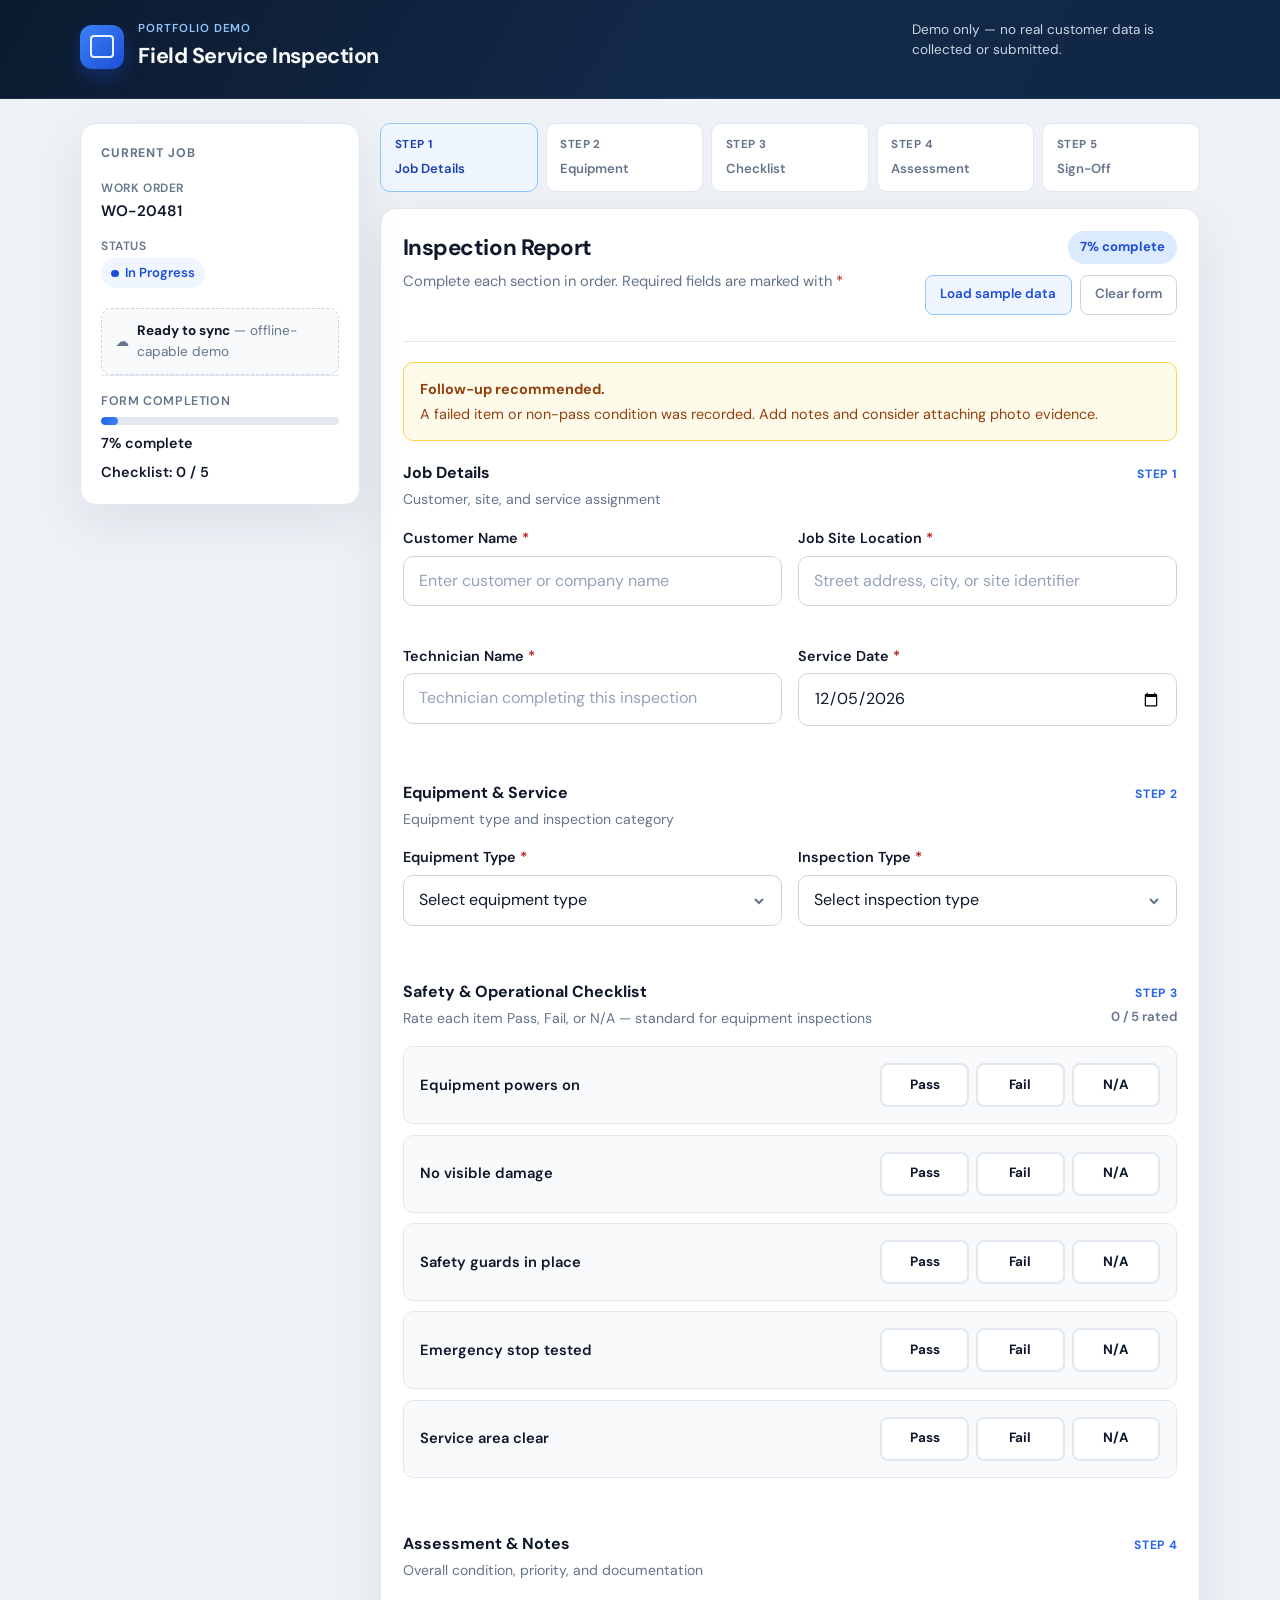
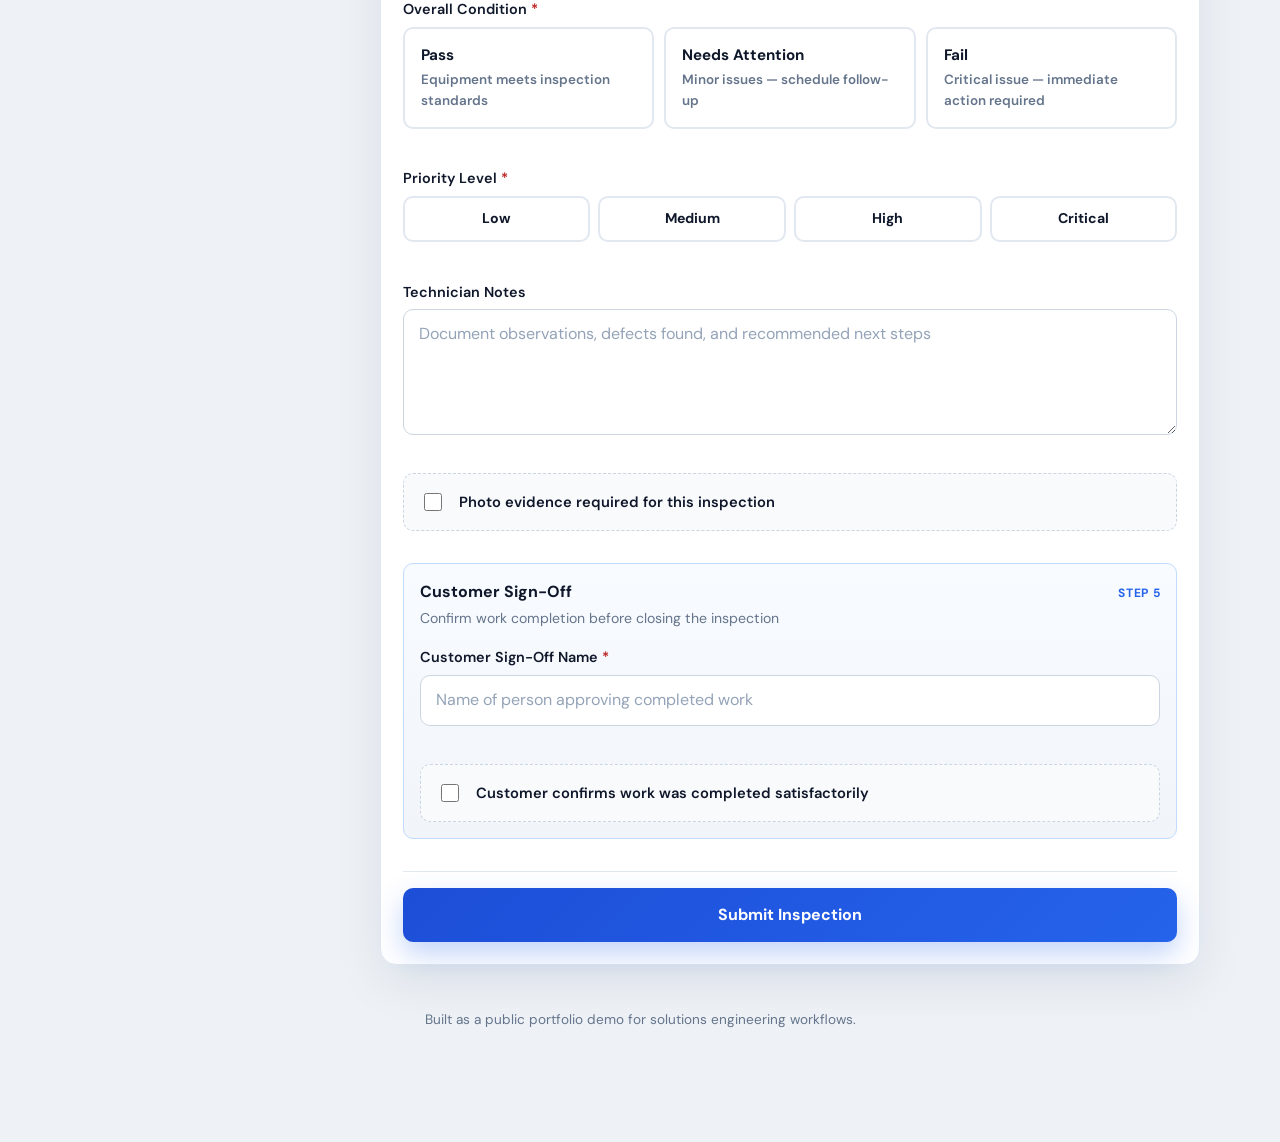
<file: index.html>
<!DOCTYPE html>
<html lang="en">
<head>
  <meta charset="UTF-8">
  <meta name="viewport" content="width=device-width, initial-scale=1.0">
  <meta name="description" content="A public field service inspection form demo with JSON-driven structure and validation.">
  <meta name="theme-color" content="#0c1a2e">
  <title>Field Service Inspection Form Demo</title>
  <link rel="preconnect" href="https://fonts.googleapis.com">
  <link rel="preconnect" href="https://fonts.gstatic.com" crossorigin>
  <link href="https://fonts.googleapis.com/css2?family=DM+Sans:ital,opsz,wght@0,9..40,400;0,9..40,500;0,9..40,600;0,9..40,700;1,9..40,400&display=swap" rel="stylesheet">
  <link rel="stylesheet" href="styles.css">
</head>
<body>
  <div class="app-shell">
    <header class="topbar">
      <div class="topbar-inner">
        <div class="brand">
          <span class="brand-mark" aria-hidden="true"></span>
          <div>
            <p class="brand-eyebrow">Portfolio Demo</p>
            <h1>Field Service Inspection</h1>
          </div>
        </div>
        <p class="topbar-note">Demo only — no real customer data is collected or submitted.</p>
      </div>
    </header>

    <main class="workspace">
      <aside class="job-panel" id="job-panel" aria-label="Job context"></aside>

      <div class="form-column">
        <nav class="stepper" id="form-stepper" aria-label="Form progress"></nav>

        <section class="card form-card" aria-labelledby="form-heading">
          <div class="card-header">
            <div>
              <h2 id="form-heading">Inspection Report</h2>
              <p>Complete each section in order. Required fields are marked with <span class="required-mark" aria-hidden="true">*</span></p>
            </div>
            <div class="card-header-actions">
              <div class="completion-chip" id="completion-chip" aria-live="polite">0% complete</div>
              <div class="demo-toolbar">
                <button type="button" class="btn-secondary" id="load-sample-btn">Load sample data</button>
                <button type="button" class="btn-ghost" id="clear-form-btn">Clear form</button>
              </div>
              <p class="draft-status" id="draft-status" aria-live="polite"></p>
            </div>
          </div>

          <div id="follow-up-alert" class="follow-up-alert" hidden role="status">
            <strong>Follow-up recommended.</strong>
            <span>A failed item or non-pass condition was recorded. Add notes and consider attaching photo evidence.</span>
          </div>

          <form id="inspection-form" novalidate></form>
        </section>

        <section
          id="success-message"
          class="card success-card"
          hidden
          aria-live="polite"
          aria-atomic="true"
        >
          <div class="success-icon" aria-hidden="true">✓</div>
          <h2>Inspection saved successfully</h2>
          <p>Your inspection record is ready for review. Data below is shown for demo purposes only.</p>
          <div id="submit-summary" class="submit-summary"></div>
        </section>

        <section id="json-preview-section" class="card preview-card" hidden aria-labelledby="preview-heading">
          <div class="card-header">
            <h2 id="preview-heading">Submitted Data Preview</h2>
            <p>Structured JSON output — ready for downstream systems or export.</p>
            <div class="preview-actions">
              <button type="button" class="btn-secondary" id="copy-json-btn">Copy JSON</button>
              <button type="button" class="btn-ghost" id="new-inspection-btn">Start new inspection</button>
            </div>
          </div>
          <pre id="json-preview" class="json-preview" aria-label="Formatted JSON preview of submitted form data"></pre>
        </section>
      </div>
    </main>

    <footer class="site-footer">
      <p>Built as a public portfolio demo for solutions engineering workflows.</p>
    </footer>

    <div class="sticky-submit" id="sticky-submit" hidden>
      <button type="submit" form="inspection-form" class="sticky-submit-btn">Submit Inspection</button>
    </div>
  </div>

  <script src="app.js"></script>
</body>
</html>
</file>
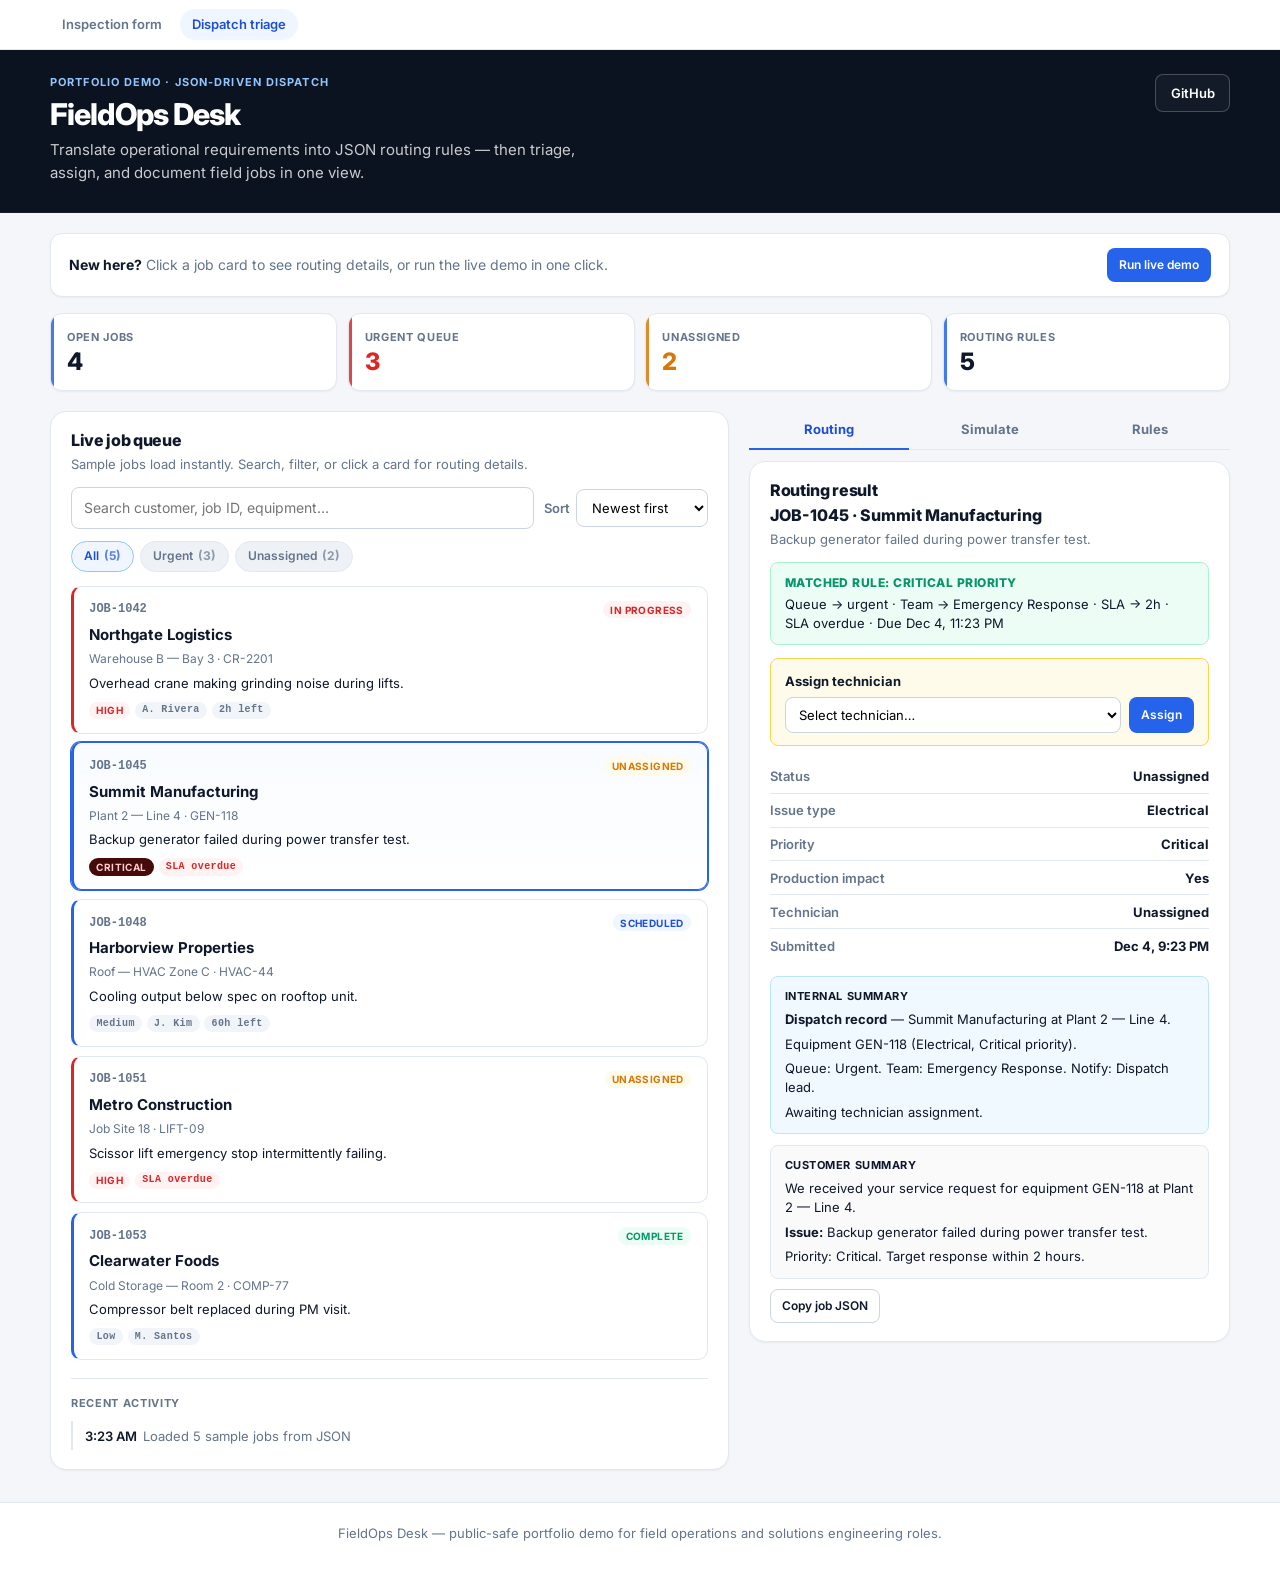
<file: dispatch/index.html>
<!DOCTYPE html>
<html lang="en">
<head>
  <meta charset="UTF-8">
  <meta name="viewport" content="width=device-width, initial-scale=1.0">
  <meta name="description" content="FieldOps Desk — JSON-driven field service dispatch triage demo.">
  <title>FieldOps Desk</title>
  <link rel="preconnect" href="https://fonts.googleapis.com">
  <link rel="preconnect" href="https://fonts.gstatic.com" crossorigin>
  <link href="https://fonts.googleapis.com/css2?family=Inter:wght@400;500;600;700;800&display=swap" rel="stylesheet">
  <link rel="stylesheet" href="styles.css">
</head>
<body class="app-loading">
  <a class="skip-link" href="#main">Skip to main content</a>

  <nav class="portfolio-nav" aria-label="Portfolio demos">
    <div class="portfolio-nav-inner wrap">
      <a href="../" class="portfolio-nav-link">Inspection form</a>
      <a href="./" class="portfolio-nav-link is-active" aria-current="page">Dispatch triage</a>
    </div>
  </nav>

  <header class="header">
    <div class="wrap header-inner">
      <div>
        <p class="kicker">Portfolio demo · JSON-driven dispatch</p>
        <h1>FieldOps Desk</h1>
        <p class="tagline">Translate operational requirements into JSON routing rules — then triage, assign, and document field jobs in one view.</p>
      </div>
      <a class="gh-link" href="https://github.com/rawji/field-service-inspection-form-demo" target="_blank" rel="noopener noreferrer">GitHub</a>
    </div>
  </header>

  <main id="main" class="wrap">
    <section class="quickstart" aria-label="Quick start">
      <p><strong>New here?</strong> Click a job card to see routing details, or run the live demo in one click.</p>
      <button type="button" class="btn btn-primary btn-sm" id="run-demo">Run live demo</button>
    </section>

    <div id="stats-row" class="stats-row" aria-label="Queue statistics">
      <div class="stat-card skeleton"><span class="stat-label">Open jobs</span><span class="stat-value">—</span></div>
      <div class="stat-card skeleton stat-urgent"><span class="stat-label">Urgent queue</span><span class="stat-value">—</span></div>
      <div class="stat-card skeleton stat-warn"><span class="stat-label">Unassigned</span><span class="stat-value">—</span></div>
      <div class="stat-card skeleton"><span class="stat-label">Routing rules</span><span class="stat-value">—</span></div>
    </div>

    <div class="layout">
      <section class="panel queue-panel" aria-labelledby="queue-heading">
        <div class="panel-top">
          <div>
            <h2 id="queue-heading" class="panel-title">Live job queue</h2>
            <p class="muted no-margin">Sample jobs load instantly. Search, filter, or click a card for routing details.</p>
          </div>
        </div>

        <div class="queue-toolbar">
          <label class="search-wrap">
            <span class="visually-hidden">Search jobs</span>
            <input type="search" id="job-search" placeholder="Search customer, job ID, equipment…" autocomplete="off">
          </label>
          <label class="sort-wrap">
            <span class="sort-label">Sort</span>
            <select id="job-sort">
              <option value="newest">Newest first</option>
              <option value="priority">Priority</option>
              <option value="customer">Customer A–Z</option>
            </select>
          </label>
        </div>

        <div class="filters" role="tablist" aria-label="Filter jobs">
          <button type="button" class="filter is-active" data-filter="all">All <span class="filter-count" data-count="all"></span></button>
          <button type="button" class="filter" data-filter="urgent">Urgent <span class="filter-count" data-count="urgent"></span></button>
          <button type="button" class="filter" data-filter="unassigned">Unassigned <span class="filter-count" data-count="unassigned"></span></button>
        </div>

        <div id="job-list" class="job-list" aria-live="polite">
          <div class="job-skeleton" aria-hidden="true"></div>
          <div class="job-skeleton" aria-hidden="true"></div>
          <div class="job-skeleton" aria-hidden="true"></div>
        </div>

        <section class="panel mobile-detail" id="mobile-detail" aria-label="Selected job routing" hidden>
          <h2 class="panel-title">Selected job routing</h2>
          <div id="mobile-detail-content"></div>
        </section>

        <div class="activity-panel">
          <h3 class="activity-title">Recent activity</h3>
          <ul id="activity-log" class="activity-log"></ul>
        </div>
      </section>

      <aside class="sidebar">
        <div class="sidebar-tabs" role="tablist" aria-label="Sidebar panels">
          <button type="button" class="sidebar-tab is-active" role="tab" aria-selected="true" data-tab="detail" id="tab-detail">Routing</button>
          <button type="button" class="sidebar-tab" role="tab" aria-selected="false" data-tab="simulate" id="tab-simulate">Simulate</button>
          <button type="button" class="sidebar-tab" role="tab" aria-selected="false" data-tab="rules" id="tab-rules">Rules</button>
        </div>

        <section class="panel tab-panel is-active" id="panel-detail" role="tabpanel" aria-labelledby="tab-detail">
          <h2 class="panel-title">Routing result</h2>
          <div id="detail-content" class="detail-welcome">
            <p>Select a job from the queue to view routing details, matched rules, and summaries.</p>
          </div>
        </section>

        <section class="panel tab-panel" id="panel-simulate" role="tabpanel" aria-labelledby="tab-simulate" hidden>
          <h2 class="panel-title">Simulate new request</h2>
          <p class="muted">Rules evaluate on submit. Preview updates as you type.</p>

          <div id="rule-preview" class="rule-preview muted">Fill in the form to preview which JSON rule will match.</div>

          <form id="request-form" novalidate>
            <label class="field">
              <span>Customer</span>
              <input type="text" id="customer" required placeholder="Account name">
            </label>
            <label class="field">
              <span>Site / location</span>
              <input type="text" id="site" required placeholder="Building or job site">
            </label>
            <label class="field">
              <span>Equipment ID</span>
              <input type="text" id="equipmentId" required placeholder="Asset tag">
            </label>
            <label class="field">
              <span>Issue type</span>
              <select id="issueType" required>
                <option value="">Select…</option>
                <option>Mechanical</option>
                <option>Electrical</option>
                <option>Safety</option>
                <option>Performance</option>
              </select>
            </label>
            <label class="field">
              <span>Priority</span>
              <select id="priority" required>
                <option value="">Select…</option>
                <option>Low</option>
                <option>Medium</option>
                <option>High</option>
                <option>Critical</option>
              </select>
            </label>
            <label class="check">
              <input type="checkbox" id="productionImpact">
              <span>Production impact reported</span>
            </label>
            <label class="field">
              <span>Summary</span>
              <textarea id="summary" rows="3" required placeholder="Brief description of the issue"></textarea>
            </label>
            <p id="form-error" class="form-error hidden" role="alert"></p>
            <div class="btn-row">
              <button type="button" class="btn btn-secondary" id="demo-fill">Fill demo request</button>
              <button type="submit" class="btn btn-primary">Route request</button>
            </div>
          </form>
        </section>

        <section class="panel tab-panel" id="panel-rules" role="tabpanel" aria-labelledby="tab-rules" hidden>
          <div class="panel-head-inline">
            <h2 class="panel-title">Routing rules (JSON)</h2>
            <button type="button" class="btn btn-ghost btn-sm" id="copy-rules">Copy</button>
          </div>
          <p class="muted">First matching rule wins. Edit <code>data/routing-rules.json</code> to change behavior.</p>
          <pre id="rules-json" class="code-sm code-tall"></pre>
        </section>
      </aside>
    </div>
  </main>

  <div id="toast" class="toast hidden" role="status" aria-live="polite"></div>

  <footer class="footer">
    <div class="wrap"><p>FieldOps Desk — public-safe portfolio demo for field operations and solutions engineering roles.</p></div>
  </footer>

  <script src="app.js"></script>
</body>
</html>
</file>
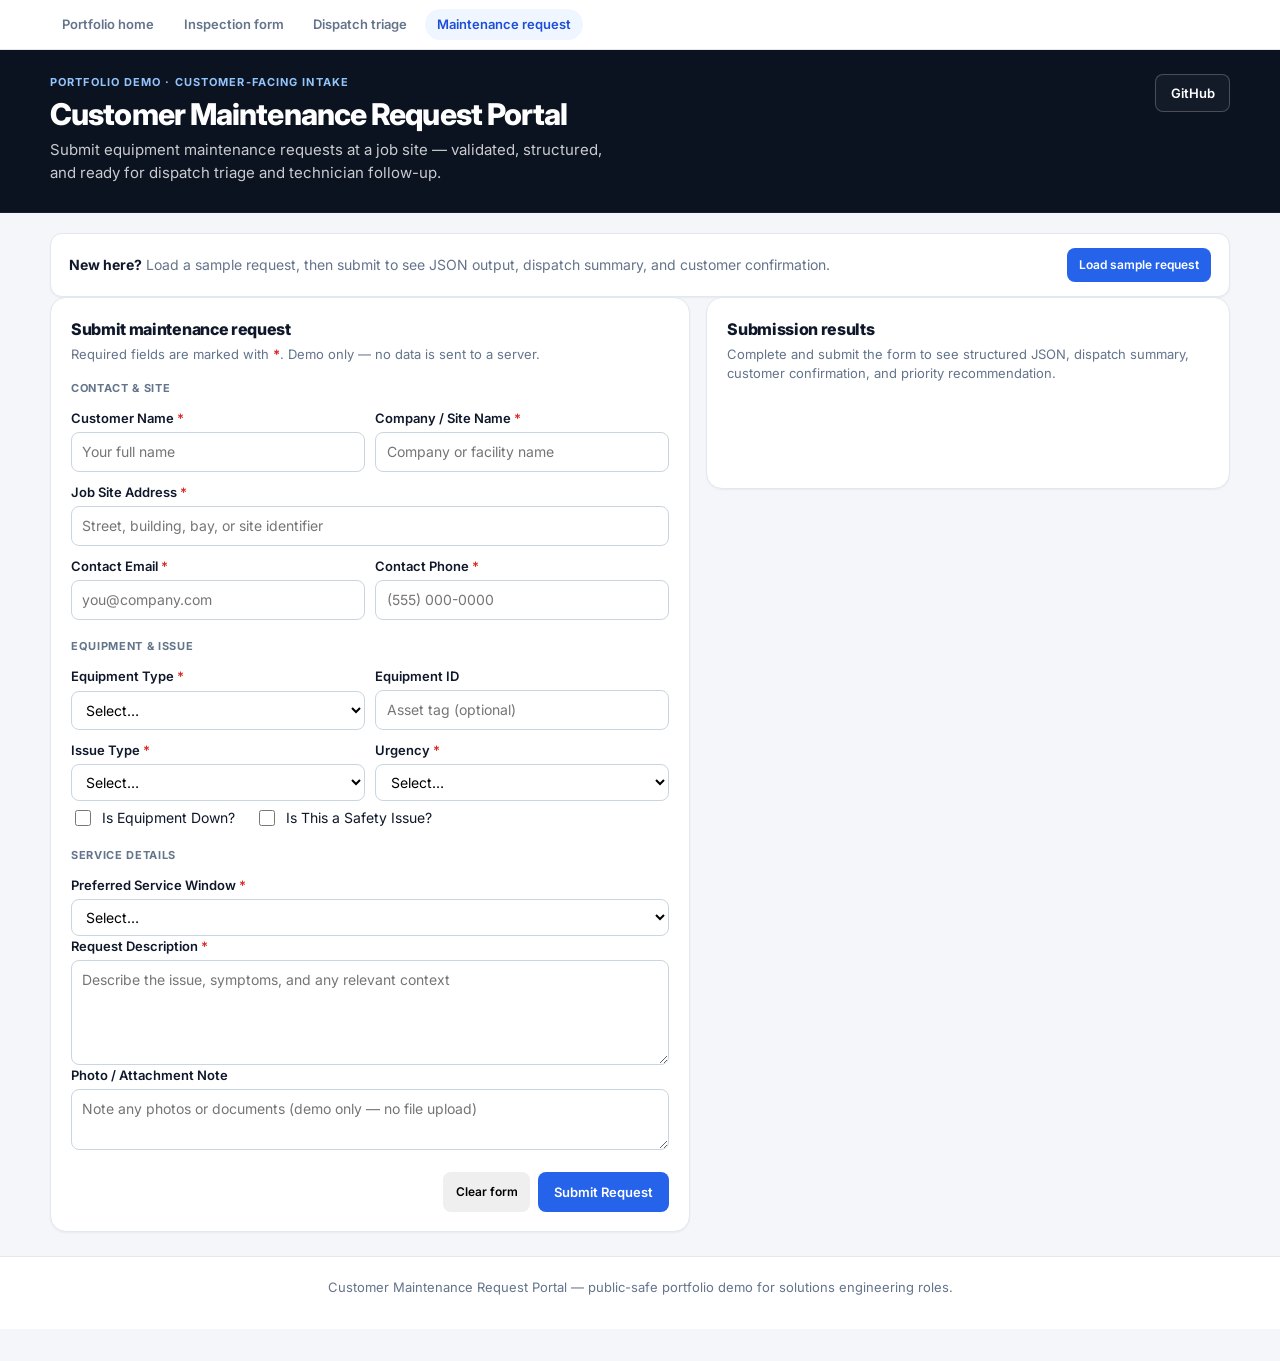
<file: maintenance-request/index.html>
<!DOCTYPE html>
<html lang="en">
<head>
  <meta charset="UTF-8">
  <meta name="viewport" content="width=device-width, initial-scale=1.0">
  <meta name="description" content="Customer Maintenance Request Portal — submit service requests with validation and structured dispatch output.">
  <meta name="theme-color" content="#0b1220">
  <title>Customer Maintenance Request Portal</title>
  <link rel="preconnect" href="https://fonts.googleapis.com">
  <link rel="preconnect" href="https://fonts.gstatic.com" crossorigin>
  <link href="https://fonts.googleapis.com/css2?family=Inter:wght@400;500;600;700;800&display=swap" rel="stylesheet">
  <link rel="stylesheet" href="../portfolio.css">
  <link rel="stylesheet" href="styles.css">
</head>
<body>
  <a class="skip-link" href="#main">Skip to main content</a>

  <nav class="portfolio-nav" aria-label="Portfolio demos">
    <div class="portfolio-nav-inner wrap">
      <a href="../home.html" class="portfolio-nav-link">Portfolio home</a>
      <a href="../" class="portfolio-nav-link">Inspection form</a>
      <a href="../dispatch/" class="portfolio-nav-link">Dispatch triage</a>
      <a href="./" class="portfolio-nav-link is-active" aria-current="page">Maintenance request</a>
    </div>
  </nav>

  <header class="header">
    <div class="wrap header-inner">
      <div>
        <p class="kicker">Portfolio demo · Customer-facing intake</p>
        <h1>Customer Maintenance Request Portal</h1>
        <p class="tagline">Submit equipment maintenance requests at a job site — validated, structured, and ready for dispatch triage and technician follow-up.</p>
      </div>
      <a class="gh-link" href="https://github.com/rawji/field-service-inspection-form-demo" target="_blank" rel="noopener noreferrer">GitHub</a>
    </div>
  </header>

  <main id="main" class="wrap">
    <section class="quickstart" aria-label="Quick start">
      <p><strong>New here?</strong> Load a sample request, then submit to see JSON output, dispatch summary, and customer confirmation.</p>
      <button type="button" class="btn btn-primary btn-sm" id="load-sample-btn">Load sample request</button>
    </section>

    <div class="layout">
      <section class="panel form-panel" aria-labelledby="form-heading">
        <h2 id="form-heading" class="panel-title">Submit maintenance request</h2>
        <p class="muted">Required fields are marked with <span class="required-mark" aria-hidden="true">*</span>. Demo only — no data is sent to a server.</p>

        <div id="form-error" class="form-error hidden" role="alert"></div>

        <form id="request-form" novalidate>
          <fieldset class="form-section">
            <legend>Contact &amp; site</legend>
            <div class="field-grid">
              <label class="field">
                <span>Customer Name <span class="required-mark" aria-hidden="true">*</span></span>
                <input type="text" id="customerName" name="customerName" required autocomplete="name" placeholder="Your full name">
              </label>
              <label class="field">
                <span>Company / Site Name <span class="required-mark" aria-hidden="true">*</span></span>
                <input type="text" id="companySiteName" name="companySiteName" required placeholder="Company or facility name">
              </label>
              <label class="field field-full">
                <span>Job Site Address <span class="required-mark" aria-hidden="true">*</span></span>
                <input type="text" id="jobSiteAddress" name="jobSiteAddress" required placeholder="Street, building, bay, or site identifier">
              </label>
              <label class="field">
                <span>Contact Email <span class="required-mark" aria-hidden="true">*</span></span>
                <input type="email" id="contactEmail" name="contactEmail" required autocomplete="email" placeholder="you@company.com">
              </label>
              <label class="field">
                <span>Contact Phone <span class="required-mark" aria-hidden="true">*</span></span>
                <input type="tel" id="contactPhone" name="contactPhone" required autocomplete="tel" placeholder="(555) 000-0000">
              </label>
            </div>
          </fieldset>

          <fieldset class="form-section">
            <legend>Equipment &amp; issue</legend>
            <div class="field-grid">
              <label class="field">
                <span>Equipment Type <span class="required-mark" aria-hidden="true">*</span></span>
                <select id="equipmentType" name="equipmentType" required>
                  <option value="">Select…</option>
                  <option>Crane</option>
                  <option>Lift</option>
                  <option>HVAC Unit</option>
                  <option>Compressor</option>
                  <option>Generator</option>
                  <option>Other</option>
                </select>
              </label>
              <label class="field">
                <span>Equipment ID</span>
                <input type="text" id="equipmentId" name="equipmentId" placeholder="Asset tag (optional)">
              </label>
              <label class="field">
                <span>Issue Type <span class="required-mark" aria-hidden="true">*</span></span>
                <select id="issueType" name="issueType" required>
                  <option value="">Select…</option>
                  <option>Mechanical</option>
                  <option>Electrical</option>
                  <option>Safety</option>
                  <option>Performance</option>
                  <option>Inspection Request</option>
                  <option>Unknown</option>
                </select>
              </label>
              <label class="field">
                <span>Urgency <span class="required-mark" aria-hidden="true">*</span></span>
                <select id="urgency" name="urgency" required>
                  <option value="">Select…</option>
                  <option>Low</option>
                  <option>Medium</option>
                  <option>High</option>
                  <option>Critical</option>
                </select>
              </label>
            </div>
            <div class="check-row">
              <label class="check">
                <input type="checkbox" id="equipmentDown" name="equipmentDown">
                <span>Is Equipment Down?</span>
              </label>
              <label class="check">
                <input type="checkbox" id="safetyIssue" name="safetyIssue">
                <span>Is This a Safety Issue?</span>
              </label>
            </div>
          </fieldset>

          <fieldset class="form-section">
            <legend>Service details</legend>
            <label class="field">
              <span>Preferred Service Window <span class="required-mark" aria-hidden="true">*</span></span>
              <select id="preferredServiceWindow" name="preferredServiceWindow" required>
                <option value="">Select…</option>
                <option>As Soon As Possible</option>
                <option>Today</option>
                <option>This Week</option>
                <option>Next Available</option>
              </select>
            </label>
            <label class="field">
              <span>Request Description <span class="required-mark" aria-hidden="true">*</span></span>
              <textarea id="requestDescription" name="requestDescription" rows="4" required placeholder="Describe the issue, symptoms, and any relevant context"></textarea>
            </label>
            <label class="field">
              <span>Photo / Attachment Note</span>
              <textarea id="attachmentNote" name="attachmentNote" rows="2" placeholder="Note any photos or documents (demo only — no file upload)"></textarea>
            </label>
          </fieldset>

          <fieldset class="form-section escalation-section hidden" id="escalation-section" aria-labelledby="escalation-heading">
            <legend id="escalation-heading">Escalation contact</legend>
            <p class="escalation-note">Required for critical urgency, equipment down, or safety-related requests.</p>
            <div class="field-grid">
              <label class="field">
                <span>Escalation Contact Name <span class="required-mark" aria-hidden="true">*</span></span>
                <input type="text" id="escalationContactName" name="escalationContactName" placeholder="On-site supervisor or manager">
              </label>
              <label class="field">
                <span>Escalation Contact Phone <span class="required-mark" aria-hidden="true">*</span></span>
                <input type="tel" id="escalationContactPhone" name="escalationContactPhone" placeholder="Direct line for urgent follow-up">
              </label>
            </div>
          </fieldset>

          <div class="form-actions">
            <button type="button" class="btn btn-secondary btn-sm" id="clear-form-btn">Clear form</button>
            <button type="submit" class="btn btn-primary">Submit Request</button>
          </div>
        </form>
      </section>

      <aside class="results-column" id="results-column" aria-live="polite">
        <section class="panel results-placeholder" id="results-placeholder">
          <h2 class="panel-title">Submission results</h2>
          <p class="muted no-margin">Complete and submit the form to see structured JSON, dispatch summary, customer confirmation, and priority recommendation.</p>
        </section>

        <section class="panel success-panel hidden" id="success-panel" hidden>
          <div class="success-badge" aria-hidden="true">✓</div>
          <h2 class="panel-title">Maintenance request submitted successfully.</h2>
          <p class="priority-rec" id="priority-rec"></p>

          <div class="summary-box summary-internal">
            <h3>Internal dispatch summary</h3>
            <p id="internal-summary"></p>
          </div>

          <div class="summary-box summary-customer">
            <h3>Customer confirmation</h3>
            <p id="customer-summary"></p>
          </div>

          <div class="json-block">
            <div class="json-head">
              <h3>Submitted JSON preview</h3>
              <button type="button" class="btn btn-secondary btn-sm" id="copy-json-btn">Copy JSON</button>
            </div>
            <pre id="json-preview" class="code-sm"></pre>
          </div>

          <div class="ops-map">
            <h3>How this maps to operations</h3>
            <ul>
              <li>Customer request becomes structured JSON for dispatch systems.</li>
              <li>Required fields reduce missing information before triage.</li>
              <li>Conditional escalation fields capture urgent cases.</li>
              <li>Internal summary helps operations prioritize and route work.</li>
              <li>Customer summary confirms receipt in plain language.</li>
            </ul>
          </div>

          <button type="button" class="btn btn-ghost btn-sm" id="new-request-btn">Submit another request</button>
        </section>
      </aside>
    </div>
  </main>

  <footer class="site-footer">
    <div class="wrap"><p>Customer Maintenance Request Portal — public-safe portfolio demo for solutions engineering roles.</p></div>
  </footer>

  <script src="app.js"></script>
</body>
</html>
</file>
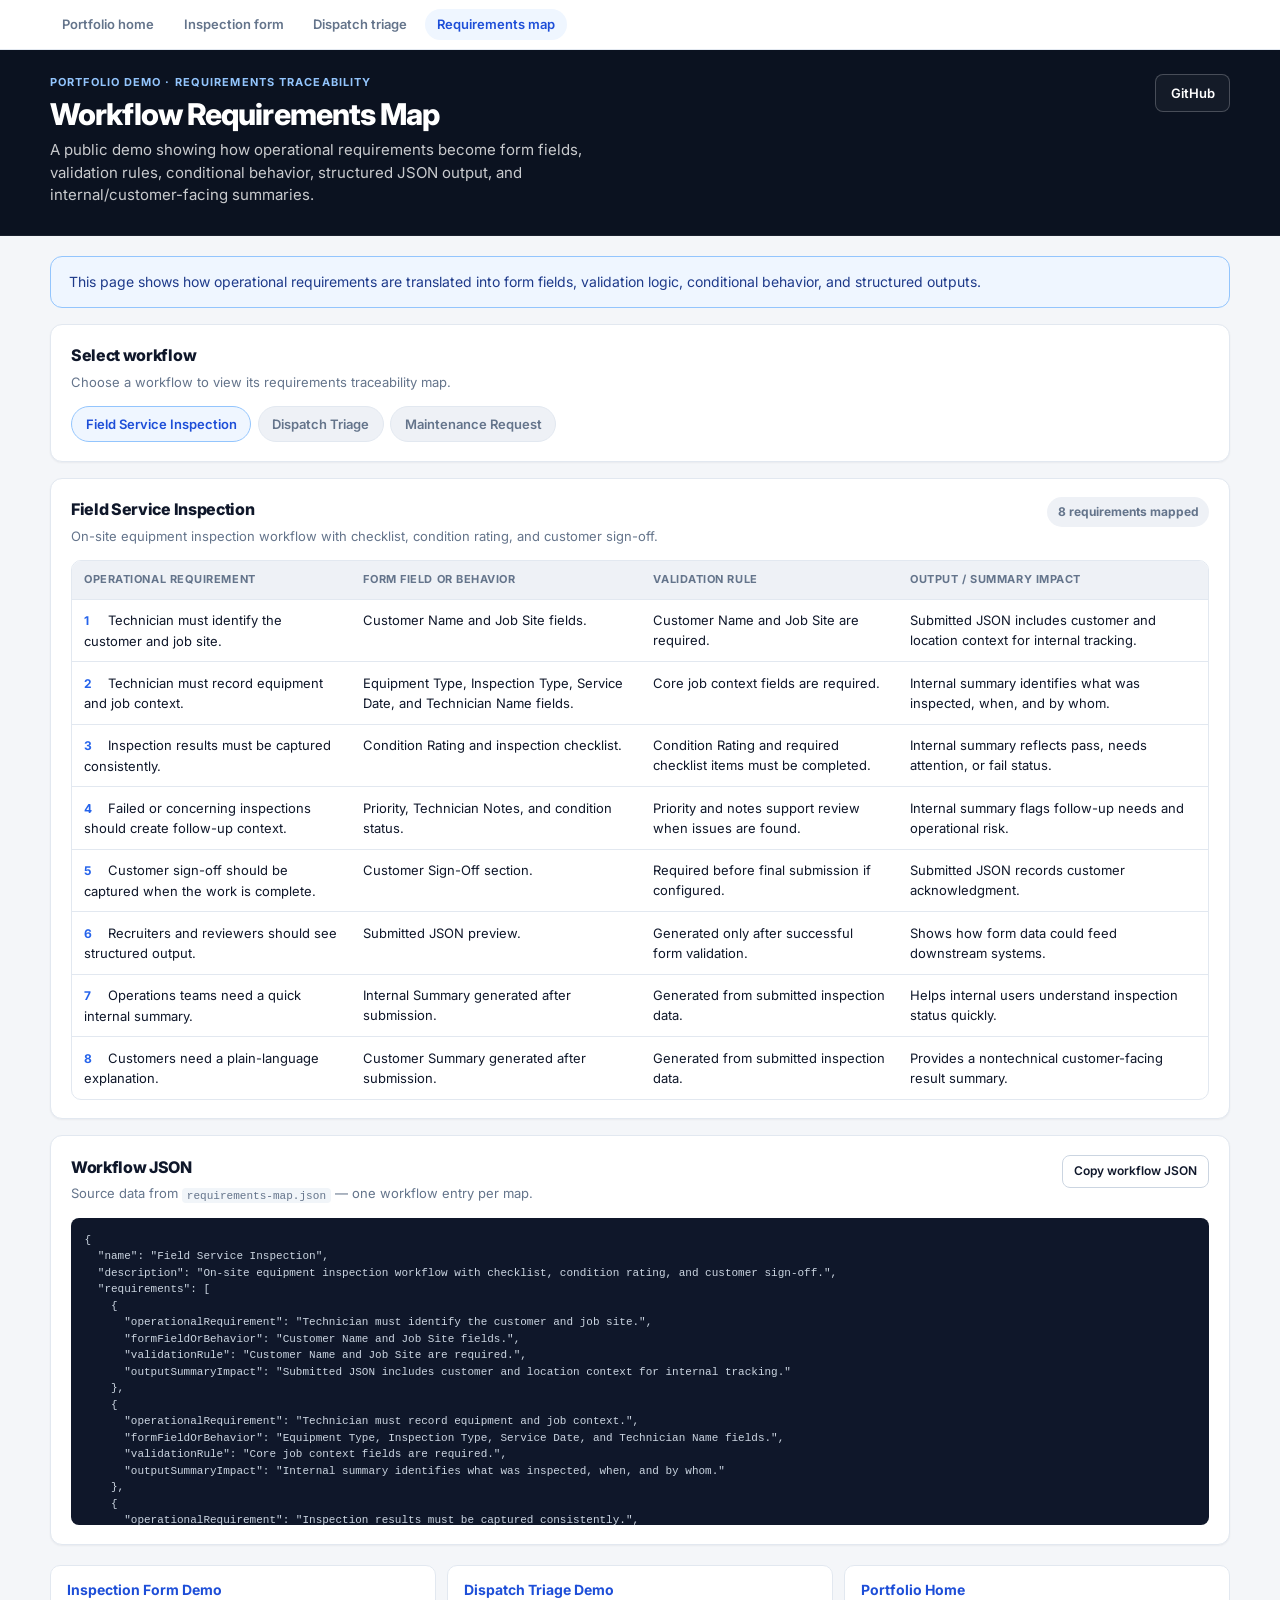
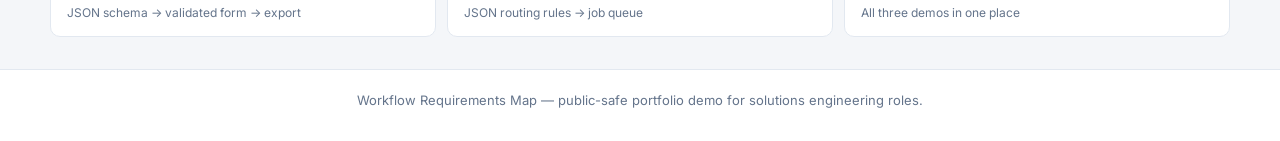
<file: requirements-map/index.html>
<!DOCTYPE html>
<html lang="en">
<head>
  <meta charset="UTF-8">
  <meta name="viewport" content="width=device-width, initial-scale=1.0">
  <meta name="description" content="Workflow Requirements Map — how operational requirements become form fields, validation, and structured outputs.">
  <meta name="theme-color" content="#0b1220">
  <title>Workflow Requirements Map</title>
  <link rel="preconnect" href="https://fonts.googleapis.com">
  <link rel="preconnect" href="https://fonts.gstatic.com" crossorigin>
  <link href="https://fonts.googleapis.com/css2?family=Inter:wght@400;500;600;700;800&display=swap" rel="stylesheet">
  <link rel="stylesheet" href="../portfolio.css">
  <link rel="stylesheet" href="styles.css">
</head>
<body>
  <a class="skip-link" href="#main">Skip to main content</a>

  <nav class="portfolio-nav" aria-label="Portfolio demos">
    <div class="portfolio-nav-inner wrap">
      <a href="../home.html" class="portfolio-nav-link">Portfolio home</a>
      <a href="../" class="portfolio-nav-link">Inspection form</a>
      <a href="../dispatch/" class="portfolio-nav-link">Dispatch triage</a>
      <a href="./" class="portfolio-nav-link is-active" aria-current="page">Requirements map</a>
    </div>
  </nav>

  <header class="header">
    <div class="wrap header-inner">
      <div>
        <p class="kicker">Portfolio demo · Requirements traceability</p>
        <h1>Workflow Requirements Map</h1>
        <p class="tagline">A public demo showing how operational requirements become form fields, validation rules, conditional behavior, structured JSON output, and internal/customer-facing summaries.</p>
      </div>
      <a class="gh-link" href="https://github.com/rawji/field-service-inspection-form-demo" target="_blank" rel="noopener noreferrer">GitHub</a>
    </div>
  </header>

  <main id="main" class="wrap">
    <section class="intro-card" aria-labelledby="intro-heading">
      <h2 id="intro-heading" class="visually-hidden">About this demo</h2>
      <p class="intro-text">This page shows how operational requirements are translated into form fields, validation logic, conditional behavior, and structured outputs.</p>
    </section>

    <section class="panel" aria-labelledby="selector-heading">
      <h2 id="selector-heading" class="panel-title">Select workflow</h2>
      <p class="panel-muted">Choose a workflow to view its requirements traceability map.</p>
      <div id="workflow-selector" class="workflow-selector" role="group" aria-label="Workflow selector"></div>
    </section>

    <section class="panel" aria-labelledby="workflow-title">
      <div class="panel-head">
        <div>
          <h2 id="workflow-title" class="panel-title">Field Service Inspection</h2>
          <p id="workflow-description" class="panel-muted"></p>
        </div>
        <span id="row-count" class="row-count" aria-live="polite"></span>
      </div>

      <div class="table-wrap">
        <table class="req-table">
          <thead>
            <tr>
              <th scope="col">Operational Requirement</th>
              <th scope="col">Form Field or Behavior</th>
              <th scope="col">Validation Rule</th>
              <th scope="col">Output / Summary Impact</th>
            </tr>
          </thead>
          <tbody id="requirements-body"></tbody>
        </table>
      </div>
    </section>

    <section class="panel" aria-labelledby="json-heading">
      <div class="panel-head">
        <div>
          <h2 id="json-heading" class="panel-title">Workflow JSON</h2>
          <p class="panel-muted">Source data from <code>requirements-map.json</code> — one workflow entry per map.</p>
        </div>
        <button type="button" class="btn btn-secondary btn-sm" id="copy-json-btn">Copy workflow JSON</button>
      </div>
      <pre id="json-preview" class="json-preview" aria-label="Workflow JSON preview"></pre>
    </section>

    <nav class="demo-links" aria-label="Related demos">
      <a class="demo-link-card" href="../">
        <span class="demo-link-label">Inspection Form Demo</span>
        <span class="demo-link-desc">JSON schema → validated form → export</span>
      </a>
      <a class="demo-link-card" href="../dispatch/">
        <span class="demo-link-label">Dispatch Triage Demo</span>
        <span class="demo-link-desc">JSON routing rules → job queue</span>
      </a>
      <a class="demo-link-card" href="../home.html">
        <span class="demo-link-label">Portfolio Home</span>
        <span class="demo-link-desc">All three demos in one place</span>
      </a>
    </nav>
  </main>

  <footer class="site-footer">
    <div class="wrap"><p>Workflow Requirements Map — public-safe portfolio demo for solutions engineering roles.</p></div>
  </footer>

  <script src="app.js"></script>
</body>
</html>
</file>
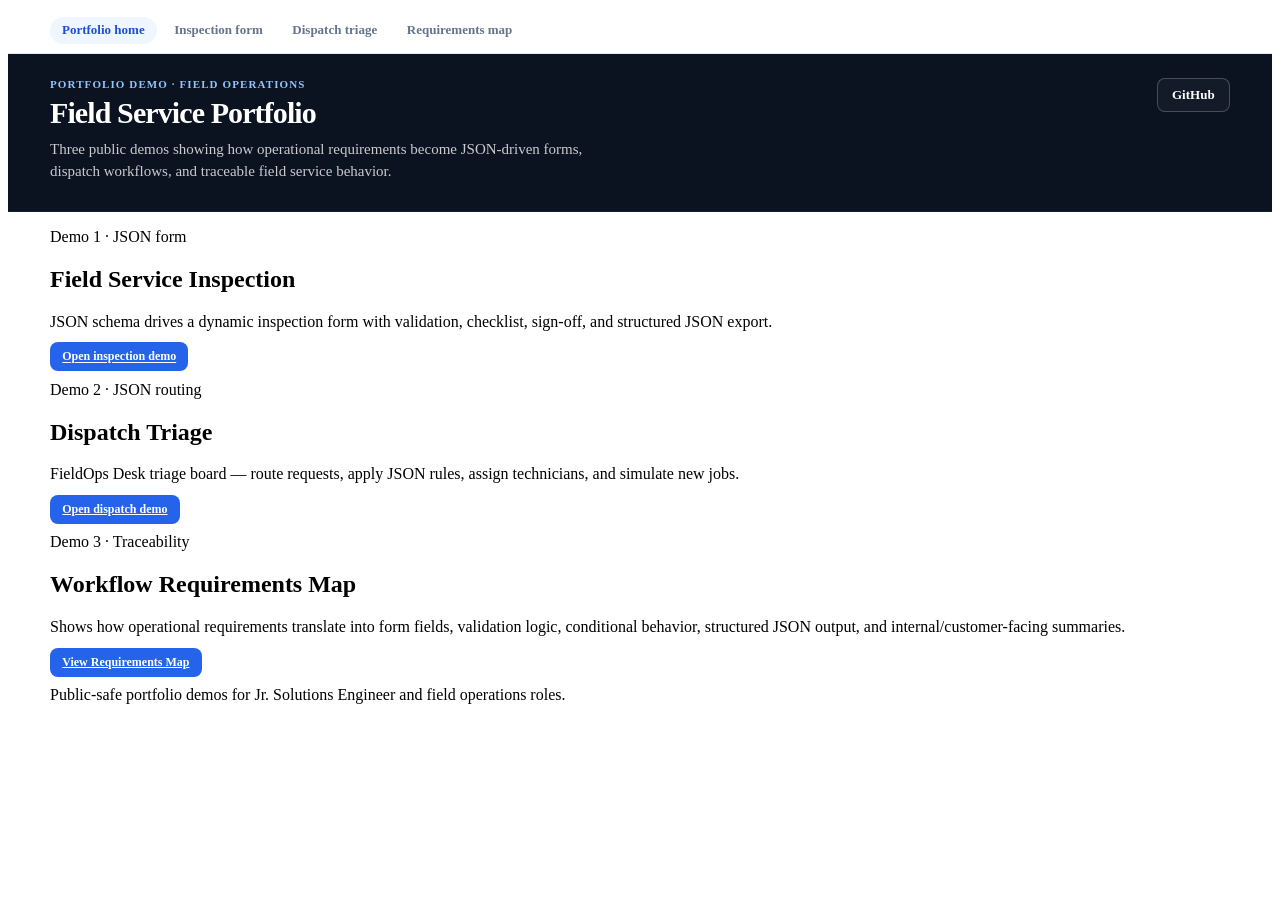
<file: home.html>
<!DOCTYPE html>
<html lang="en">
<head>
  <meta charset="UTF-8">
  <meta name="viewport" content="width=device-width, initial-scale=1.0">
  <meta name="description" content="Field service portfolio demos — JSON-driven forms, dispatch triage, and requirements traceability.">
  <meta name="theme-color" content="#0b1220">
  <title>Field Service Portfolio Demos</title>
  <link rel="preconnect" href="https://fonts.googleapis.com">
  <link rel="preconnect" href="https://fonts.gstatic.com" crossorigin>
  <link href="https://fonts.googleapis.com/css2?family=Inter:wght@400;500;600;700;800&display=swap" rel="stylesheet">
  <link rel="stylesheet" href="portfolio.css">
</head>
<body>
  <a class="skip-link" href="#main">Skip to main content</a>

  <nav class="portfolio-nav" aria-label="Portfolio demos">
    <div class="portfolio-nav-inner wrap">
      <a href="./home.html" class="portfolio-nav-link is-active" aria-current="page">Portfolio home</a>
      <a href="./" class="portfolio-nav-link">Inspection form</a>
      <a href="./dispatch/" class="portfolio-nav-link">Dispatch triage</a>
      <a href="./requirements-map/" class="portfolio-nav-link">Requirements map</a>
    </div>
  </nav>

  <header class="header">
    <div class="wrap header-inner">
      <div>
        <p class="kicker">Portfolio demo · Field operations</p>
        <h1>Field Service Portfolio</h1>
        <p class="tagline">Three public demos showing how operational requirements become JSON-driven forms, dispatch workflows, and traceable field service behavior.</p>
      </div>
      <a class="gh-link" href="https://github.com/rawji/field-service-inspection-form-demo" target="_blank" rel="noopener noreferrer">GitHub</a>
    </div>
  </header>

  <main id="main" class="wrap">
    <section class="demo-grid" aria-label="Portfolio demos">
      <article class="demo-card">
        <p class="demo-card-kicker">Demo 1 · JSON form</p>
        <h2 class="demo-card-title">Field Service Inspection</h2>
        <p class="demo-card-desc">JSON schema drives a dynamic inspection form with validation, checklist, sign-off, and structured JSON export.</p>
        <a class="btn btn-primary btn-sm" href="./">Open inspection demo</a>
      </article>

      <article class="demo-card">
        <p class="demo-card-kicker">Demo 2 · JSON routing</p>
        <h2 class="demo-card-title">Dispatch Triage</h2>
        <p class="demo-card-desc">FieldOps Desk triage board — route requests, apply JSON rules, assign technicians, and simulate new jobs.</p>
        <a class="btn btn-primary btn-sm" href="./dispatch/">Open dispatch demo</a>
      </article>

      <article class="demo-card">
        <p class="demo-card-kicker">Demo 3 · Traceability</p>
        <h2 class="demo-card-title">Workflow Requirements Map</h2>
        <p class="demo-card-desc">Shows how operational requirements translate into form fields, validation logic, conditional behavior, structured JSON output, and internal/customer-facing summaries.</p>
        <a class="btn btn-primary btn-sm" href="./requirements-map/">View Requirements Map</a>
      </article>
    </section>
  </main>

  <footer class="portfolio-footer">
    <div class="wrap"><p>Public-safe portfolio demos for Jr. Solutions Engineer and field operations roles.</p></div>
  </footer>
</body>
</html>
</file>
<file: styles.css>
/* Design system — inspired by enterprise field inspection apps (Fulcrum, Fluix, DigiDocs patterns) */
*,
*::before,
*::after {
  box-sizing: border-box;
}

:root {
  --bg: #eef2f7;
  --surface: #ffffff;
  --surface-muted: #f8fafc;
  --text: #0f172a;
  --text-muted: #64748b;
  --border: #e2e8f0;
  --border-strong: #cbd5e1;
  --brand: #0c1a2e;
  --brand-accent: #1d4ed8;
  --brand-soft: #dbeafe;
  --pass: #15803d;
  --pass-bg: #dcfce7;
  --pass-border: #86efac;
  --warn: #b45309;
  --warn-bg: #fffbeb;
  --warn-border: #fcd34d;
  --fail: #b91c1c;
  --fail-bg: #fef2f2;
  --fail-border: #fca5a5;
  --neutral: #475569;
  --neutral-bg: #f1f5f9;
  --radius: 16px;
  --radius-sm: 10px;
  --shadow: 0 18px 50px rgba(15, 23, 42, 0.08);
  --touch: 44px;
  --max: 1120px;
}

html {
  scroll-behavior: smooth;
}

body {
  margin: 0;
  font-family: "DM Sans", system-ui, sans-serif;
  font-size: 16px;
  line-height: 1.55;
  color: var(--text);
  background: var(--bg);
  -webkit-font-smoothing: antialiased;
}

.app-shell {
  min-height: 100vh;
  display: flex;
  flex-direction: column;
  padding-bottom: 5rem;
}

/* Top bar */
.topbar {
  background: linear-gradient(120deg, var(--brand) 0%, #132a4a 55%, #0f2744 100%);
  color: #f8fafc;
  border-bottom: 1px solid rgba(255, 255, 255, 0.08);
}

.topbar-inner {
  width: min(100% - 2rem, var(--max));
  margin: 0 auto;
  padding: 1.25rem 0 1.5rem;
  display: flex;
  align-items: flex-start;
  justify-content: space-between;
  gap: 1.5rem;
  flex-wrap: wrap;
}

.brand {
  display: flex;
  align-items: center;
  gap: 0.9rem;
}

.brand-mark {
  width: 2.75rem;
  height: 2.75rem;
  border-radius: 12px;
  background: linear-gradient(135deg, #3b82f6, #1d4ed8);
  box-shadow: 0 8px 20px rgba(29, 78, 216, 0.35);
  position: relative;
}

.brand-mark::after {
  content: "";
  position: absolute;
  inset: 0.65rem;
  border: 2px solid rgba(255, 255, 255, 0.9);
  border-radius: 4px;
}

.brand-eyebrow {
  margin: 0 0 0.15rem;
  font-size: 0.72rem;
  font-weight: 600;
  letter-spacing: 0.08em;
  text-transform: uppercase;
  color: #93c5fd;
}

.brand h1 {
  margin: 0;
  font-size: 1.35rem;
  font-weight: 700;
  letter-spacing: -0.02em;
}

.topbar-note {
  margin: 0;
  max-width: 18rem;
  font-size: 0.85rem;
  color: #cbd5e1;
  line-height: 1.45;
}

/* Workspace layout */
.workspace {
  width: min(100% - 2rem, var(--max));
  margin: 1.5rem auto 0;
  display: grid;
  grid-template-columns: 280px 1fr;
  gap: 1.25rem;
  flex: 1;
}

/* Job context panel */
.job-panel {
  position: sticky;
  top: 1rem;
  align-self: start;
  background: var(--surface);
  border: 1px solid var(--border);
  border-radius: var(--radius);
  box-shadow: var(--shadow);
  padding: 1.25rem;
}

.job-panel h2 {
  margin: 0 0 1rem;
  font-size: 0.78rem;
  font-weight: 700;
  letter-spacing: 0.07em;
  text-transform: uppercase;
  color: var(--text-muted);
}

.job-meta {
  display: grid;
  gap: 0.85rem;
  margin-bottom: 1.25rem;
}

.job-meta dt {
  margin: 0;
  font-size: 0.75rem;
  font-weight: 600;
  text-transform: uppercase;
  letter-spacing: 0.05em;
  color: var(--text-muted);
}

.job-meta dd {
  margin: 0.15rem 0 0;
  font-size: 0.95rem;
  font-weight: 600;
  color: var(--text);
}

.status-badge {
  display: inline-flex;
  align-items: center;
  gap: 0.4rem;
  padding: 0.3rem 0.65rem;
  border-radius: 999px;
  background: #eff6ff;
  color: #1d4ed8;
  font-size: 0.82rem;
  font-weight: 600;
}

.status-badge::before {
  content: "";
  width: 0.45rem;
  height: 0.45rem;
  border-radius: 50%;
  background: currentColor;
}

.sync-badge {
  display: flex;
  align-items: center;
  gap: 0.5rem;
  padding: 0.7rem 0.85rem;
  border-radius: var(--radius-sm);
  background: var(--surface-muted);
  border: 1px dashed var(--border-strong);
  font-size: 0.85rem;
  color: var(--text-muted);
}

.sync-badge strong {
  color: var(--text);
}

.panel-stat {
  padding-top: 1rem;
  border-top: 1px solid var(--border);
}

.panel-stat-label {
  margin: 0 0 0.35rem;
  font-size: 0.78rem;
  font-weight: 600;
  color: var(--text-muted);
  text-transform: uppercase;
  letter-spacing: 0.05em;
}

.panel-progress {
  height: 8px;
  border-radius: 999px;
  background: #e2e8f0;
  overflow: hidden;
}

.panel-progress-fill {
  height: 100%;
  width: 0%;
  border-radius: inherit;
  background: linear-gradient(90deg, #2563eb, #3b82f6);
  transition: width 0.25s ease;
}

.panel-stat-value {
  margin: 0.45rem 0 0;
  font-size: 0.9rem;
  font-weight: 600;
}

/* Stepper */
.stepper {
  display: grid;
  grid-template-columns: repeat(5, 1fr);
  gap: 0.5rem;
  margin-bottom: 1rem;
}

.step {
  display: flex;
  flex-direction: column;
  gap: 0.35rem;
  padding: 0.75rem 0.85rem;
  border-radius: var(--radius-sm);
  background: var(--surface);
  border: 1px solid var(--border);
  font-size: 0.78rem;
  color: var(--text-muted);
  transition: border-color 0.2s, background 0.2s, color 0.2s;
}

.step-number {
  font-weight: 700;
  font-size: 0.72rem;
  letter-spacing: 0.04em;
  text-transform: uppercase;
}

.step-label {
  font-weight: 600;
  font-size: 0.82rem;
}

.step.is-active {
  border-color: #93c5fd;
  background: #eff6ff;
  color: #1e40af;
}

.step.is-complete {
  border-color: #86efac;
  background: #f0fdf4;
  color: #166534;
}

/* Cards */
.card {
  background: var(--surface);
  border: 1px solid var(--border);
  border-radius: var(--radius);
  box-shadow: var(--shadow);
  padding: 1.35rem;
  margin-bottom: 1.25rem;
}

.card-header {
  display: flex;
  align-items: flex-start;
  justify-content: space-between;
  gap: 1rem;
  margin-bottom: 1.25rem;
  padding-bottom: 1rem;
  border-bottom: 1px solid var(--border);
}

.card-header-actions {
  display: flex;
  flex-direction: column;
  align-items: flex-end;
  gap: 0.65rem;
  min-width: 11rem;
}

.demo-toolbar {
  display: flex;
  gap: 0.5rem;
  flex-wrap: wrap;
  justify-content: flex-end;
}

.btn-secondary,
.btn-ghost {
  min-height: 2.5rem;
  padding: 0.55rem 0.9rem;
  border-radius: 8px;
  font: inherit;
  font-size: 0.84rem;
  font-weight: 600;
  cursor: pointer;
  transition: background 0.15s, border-color 0.15s, color 0.15s;
}

.btn-secondary {
  border: 1px solid #93c5fd;
  background: #eff6ff;
  color: #1d4ed8;
}

.btn-secondary:hover {
  background: #dbeafe;
}

.btn-ghost {
  border: 1px solid var(--border-strong);
  background: #fff;
  color: var(--text-muted);
}

.btn-ghost:hover {
  background: var(--surface-muted);
  color: var(--text);
}

.draft-status {
  margin: 0;
  font-size: 0.78rem;
  color: var(--text-muted);
  text-align: right;
}

.preview-actions {
  display: flex;
  gap: 0.5rem;
  margin-top: 0.85rem;
  flex-wrap: wrap;
}

.preview-card .card-header {
  display: block;
  margin-bottom: 1rem;
}

.card-header h2 {
  margin: 0 0 0.25rem;
  font-size: 1.4rem;
  font-weight: 700;
  letter-spacing: -0.02em;
}

.card-header p {
  margin: 0;
  color: var(--text-muted);
  font-size: 0.92rem;
}

.completion-chip {
  flex-shrink: 0;
  padding: 0.4rem 0.75rem;
  border-radius: 999px;
  background: var(--brand-soft);
  color: #1d4ed8;
  font-size: 0.82rem;
  font-weight: 700;
}

.follow-up-alert {
  display: flex;
  flex-direction: column;
  gap: 0.2rem;
  margin-bottom: 1.25rem;
  padding: 0.9rem 1rem;
  border-radius: var(--radius-sm);
  border: 1px solid var(--warn-border);
  background: var(--warn-bg);
  color: #92400e;
  font-size: 0.9rem;
}

.follow-up-alert strong {
  font-weight: 700;
}

/* Form sections */
.form-section {
  margin-bottom: 2rem;
  scroll-margin-top: 1rem;
  animation: section-in 0.45s ease both;
}

.form-section:nth-child(2) { animation-delay: 0.05s; }
.form-section:nth-child(3) { animation-delay: 0.1s; }
.form-section:nth-child(4) { animation-delay: 0.15s; }
.form-section:nth-child(5) { animation-delay: 0.2s; }

@keyframes section-in {
  from {
    opacity: 0;
    transform: translateY(8px);
  }
  to {
    opacity: 1;
    transform: translateY(0);
  }
}

.form-section--signoff {
  padding: 1rem;
  border: 1px solid #bfdbfe;
  border-radius: var(--radius-sm);
  background: linear-gradient(180deg, #f8fbff 0%, #f1f5f9 100%);
}

.toggle-field.invalid {
  border-color: var(--fail-border);
  background: var(--fail-bg);
}

.form-section-header {
  display: flex;
  align-items: baseline;
  justify-content: space-between;
  gap: 1rem;
  margin-bottom: 1rem;
}

.form-section-header h3 {
  margin: 0;
  font-size: 1rem;
  font-weight: 700;
  color: var(--text);
}

.form-section-header p {
  margin: 0.2rem 0 0;
  color: var(--text-muted);
  font-size: 0.88rem;
}

.section-step {
  flex-shrink: 0;
  font-size: 0.75rem;
  font-weight: 700;
  letter-spacing: 0.06em;
  text-transform: uppercase;
  color: #2563eb;
}

.form-section-grid {
  display: grid;
  gap: 1rem;
}

.form-section-grid--two-col {
  grid-template-columns: 1fr;
}

.form-field {
  display: flex;
  flex-direction: column;
  gap: 0.4rem;
}

.form-field label,
.form-field > .field-label {
  font-weight: 600;
  font-size: 0.9rem;
}

.required-mark {
  color: var(--fail);
}

input[type="text"],
input[type="date"],
select,
textarea {
  width: 100%;
  min-height: var(--touch);
  padding: 0.75rem 0.95rem;
  border: 1px solid var(--border-strong);
  border-radius: var(--radius-sm);
  font: inherit;
  color: var(--text);
  background: #fff;
  transition: border-color 0.15s, box-shadow 0.15s;
}

textarea {
  min-height: 7rem;
  resize: vertical;
}

input::placeholder,
textarea::placeholder {
  color: #94a3b8;
}

input:focus,
select:focus,
textarea:focus {
  outline: none;
  border-color: #2563eb;
  box-shadow: 0 0 0 4px rgba(37, 99, 235, 0.12);
}

select {
  appearance: none;
  background-image: url("data:image/svg+xml,%3Csvg xmlns='http://www.w3.org/2000/svg' width='16' height='16' fill='none' stroke='%2364748b' stroke-width='2'%3E%3Cpath d='M4 6l4 4 4-4'/%3E%3C/svg%3E");
  background-repeat: no-repeat;
  background-position: right 0.9rem center;
  padding-right: 2.5rem;
}

input.invalid,
select.invalid,
textarea.invalid,
.choice-group.invalid,
.tri-state-row.invalid {
  border-color: var(--fail);
}

.field-error {
  margin: 0;
  color: var(--fail);
  font-size: 0.82rem;
  min-height: 1rem;
}

/* Status cards (Pass / Needs Attention / Fail) */
.choice-group {
  display: grid;
  gap: 0.65rem;
}

.status-cards {
  grid-template-columns: 1fr;
}

.choice-card {
  display: block;
  cursor: pointer;
}

.choice-card input {
  position: absolute;
  opacity: 0;
  pointer-events: none;
}

.choice-card-body {
  display: flex;
  flex-direction: column;
  gap: 0.15rem;
  padding: 0.95rem 1rem;
  border: 2px solid var(--border);
  border-radius: var(--radius-sm);
  background: #fff;
  transition: border-color 0.15s, background 0.15s, box-shadow 0.15s;
}

.choice-card-title {
  font-weight: 700;
  font-size: 0.95rem;
}

.choice-card-desc {
  font-size: 0.84rem;
  color: var(--text-muted);
}

.choice-card input:focus-visible + .choice-card-body {
  box-shadow: 0 0 0 4px rgba(37, 99, 235, 0.12);
}

.choice-card--success input:checked + .choice-card-body {
  border-color: var(--pass-border);
  background: var(--pass-bg);
  color: #14532d;
}

.choice-card--warning input:checked + .choice-card-body {
  border-color: var(--warn-border);
  background: var(--warn-bg);
  color: #92400e;
}

.choice-card--danger input:checked + .choice-card-body {
  border-color: var(--fail-border);
  background: var(--fail-bg);
  color: #991b1b;
}

/* Priority pills */
.priority-pills {
  display: grid;
  grid-template-columns: repeat(2, 1fr);
  gap: 0.55rem;
}

.priority-pill {
  display: block;
  cursor: pointer;
}

.priority-pill input {
  position: absolute;
  opacity: 0;
  pointer-events: none;
}

.priority-pill span {
  display: flex;
  align-items: center;
  justify-content: center;
  min-height: var(--touch);
  padding: 0.65rem;
  border: 2px solid var(--border);
  border-radius: var(--radius-sm);
  font-weight: 700;
  font-size: 0.88rem;
  background: #fff;
  transition: all 0.15s;
}

.priority-pill--neutral input:checked + span {
  border-color: var(--border-strong);
  background: var(--neutral-bg);
  color: var(--neutral);
}

.priority-pill--info input:checked + span {
  border-color: #93c5fd;
  background: #eff6ff;
  color: #1d4ed8;
}

.priority-pill--warning input:checked + span {
  border-color: var(--warn-border);
  background: var(--warn-bg);
  color: var(--warn);
}

.priority-pill--danger input:checked + span {
  border-color: var(--fail-border);
  background: var(--fail-bg);
  color: var(--fail);
}

/* Tri-state checklist (industry Pass / Fail / N/A pattern) */
.checklist-section {
  border: none;
  padding: 0;
  margin: 0;
}

.checklist-section legend {
  position: absolute;
  width: 1px;
  height: 1px;
  overflow: hidden;
  clip: rect(0, 0, 0, 0);
}

.checklist-list {
  display: grid;
  gap: 0.65rem;
}

.tri-state-row {
  display: grid;
  gap: 0.75rem;
  padding: 1rem;
  border: 1px solid var(--border);
  border-radius: var(--radius-sm);
  background: var(--surface-muted);
}

.tri-state-label {
  font-weight: 600;
  font-size: 0.92rem;
}

.tri-state-options {
  display: grid;
  grid-template-columns: repeat(3, 1fr);
  gap: 0.45rem;
}

.tri-state-option {
  display: block;
  cursor: pointer;
}

.tri-state-option input {
  position: absolute;
  opacity: 0;
  pointer-events: none;
}

.tri-state-option span {
  display: flex;
  align-items: center;
  justify-content: center;
  min-height: var(--touch);
  border: 2px solid var(--border);
  border-radius: 8px;
  font-size: 0.84rem;
  font-weight: 700;
  background: #fff;
  transition: all 0.15s;
}

.tri-state-option--pass input:checked + span {
  border-color: var(--pass-border);
  background: var(--pass-bg);
  color: var(--pass);
}

.tri-state-option--fail input:checked + span {
  border-color: var(--fail-border);
  background: var(--fail-bg);
  color: var(--fail);
}

.tri-state-option--na input:checked + span {
  border-color: var(--border-strong);
  background: var(--neutral-bg);
  color: var(--neutral);
}

.checklist-counter {
  font-size: 0.82rem;
  font-weight: 600;
  color: var(--text-muted);
}

/* Checkbox toggle */
.toggle-field {
  display: flex;
  align-items: center;
  gap: 0.85rem;
  padding: 1rem;
  border: 1px dashed var(--border-strong);
  border-radius: var(--radius-sm);
  background: var(--surface-muted);
  cursor: pointer;
}

.toggle-field input {
  width: 1.15rem;
  height: 1.15rem;
  accent-color: #2563eb;
  flex-shrink: 0;
}

.toggle-field span {
  font-weight: 600;
  font-size: 0.92rem;
}

.toggle-field.is-highlighted {
  border-color: #93c5fd;
  background: #eff6ff;
}

/* Submit */
.form-actions {
  padding-top: 1rem;
  border-top: 1px solid var(--border);
}

button[type="submit"],
.sticky-submit-btn {
  width: 100%;
  min-height: 3rem;
  padding: 0.9rem 1.25rem;
  border: none;
  border-radius: var(--radius-sm);
  background: linear-gradient(135deg, #1d4ed8, #2563eb);
  color: #fff;
  font: inherit;
  font-weight: 700;
  font-size: 1rem;
  cursor: pointer;
  box-shadow: 0 12px 28px rgba(37, 99, 235, 0.28);
  transition: transform 0.12s, box-shadow 0.15s;
}

button[type="submit"]:hover,
.sticky-submit-btn:hover {
  box-shadow: 0 16px 32px rgba(37, 99, 235, 0.34);
}

button[type="submit"]:active,
.sticky-submit-btn:active {
  transform: translateY(1px);
}

/* Success */
.success-card {
  text-align: center;
  padding: 2rem 1.5rem;
  border-color: var(--pass-border);
  background: var(--pass-bg);
}

.success-icon {
  display: inline-flex;
  align-items: center;
  justify-content: center;
  width: 3.25rem;
  height: 3.25rem;
  margin-bottom: 1rem;
  border-radius: 50%;
  background: #bbf7d0;
  color: var(--pass);
  font-size: 1.5rem;
  font-weight: 700;
}

.success-card h2 {
  margin: 0 0 0.5rem;
  color: var(--pass);
}

.success-card > p {
  margin: 0;
  color: #166534;
}

.submit-summary {
  margin-top: 1.25rem;
  text-align: left;
  display: grid;
  gap: 0.5rem;
}

.summary-row {
  display: flex;
  justify-content: space-between;
  gap: 1rem;
  padding: 0.65rem 0.85rem;
  border-radius: 8px;
  background: rgba(255, 255, 255, 0.65);
  font-size: 0.9rem;
}

.summary-row dt {
  margin: 0;
  color: #166534;
  font-weight: 600;
}

.summary-row dd {
  margin: 0;
  font-weight: 700;
  color: #14532d;
}

.json-preview {
  margin: 0;
  padding: 1rem;
  background: #0f172a;
  color: #e2e8f0;
  border-radius: var(--radius-sm);
  overflow-x: auto;
  font-family: Consolas, monospace;
  font-size: 0.84rem;
  line-height: 1.5;
}

.site-footer {
  width: min(100% - 2rem, var(--max));
  margin: 0 auto;
  padding: 1.5rem 0 2rem;
  text-align: center;
}

.site-footer p {
  margin: 0;
  color: var(--text-muted);
  font-size: 0.85rem;
}

.sticky-submit {
  position: fixed;
  left: 0;
  right: 0;
  bottom: 0;
  padding: 0.85rem 1rem calc(0.85rem + env(safe-area-inset-bottom));
  background: rgba(255, 255, 255, 0.92);
  border-top: 1px solid var(--border);
  backdrop-filter: blur(10px);
  z-index: 20;
}

.form-field--full {
  grid-column: 1 / -1;
}

.visually-hidden {
  position: absolute;
  width: 1px;
  height: 1px;
  padding: 0;
  margin: -1px;
  overflow: hidden;
  clip: rect(0, 0, 0, 0);
  white-space: nowrap;
  border: 0;
}

@media (min-width: 700px) {
  .status-cards {
    grid-template-columns: repeat(3, 1fr);
  }

  .priority-pills {
    grid-template-columns: repeat(4, 1fr);
  }

  .form-section-grid--two-col {
    grid-template-columns: repeat(2, 1fr);
  }

  .tri-state-row {
    grid-template-columns: 1fr auto;
    align-items: center;
  }

  .tri-state-options {
    min-width: 280px;
  }
}

@media (max-width: 900px) {
  .workspace {
    grid-template-columns: 1fr;
  }

  .job-panel {
    position: static;
  }

  .stepper {
    grid-template-columns: repeat(2, 1fr);
  }
}

@media (max-width: 640px) {
  .card-header {
    flex-direction: column;
  }

  .card-header-actions {
    align-items: stretch;
    width: 100%;
  }

  .demo-toolbar {
    justify-content: stretch;
  }

  .demo-toolbar button {
    flex: 1;
  }

  .draft-status {
    text-align: left;
  }

  .form-actions button[type="submit"] {
    display: none;
  }

  .sticky-submit {
    display: block !important;
  }
}

@media (min-width: 521px) {
  .sticky-submit {
    display: none !important;
  }
}
</file>
<file: dispatch/styles.css>
/* FieldOps Desk — portfolio dispatch demo */

:root {
  --bg: #f4f6f9;
  --bg-subtle: #eef1f6;
  --card: #fff;
  --border: #e2e8f0;
  --border-strong: #cbd5e1;
  --text: #0f172a;
  --muted: #64748b;
  --brand: #2563eb;
  --brand-dark: #1d4ed8;
  --brand-soft: #eff6ff;
  --urgent: #dc2626;
  --urgent-soft: #fef2f2;
  --ok: #059669;
  --ok-soft: #ecfdf5;
  --warn: #d97706;
  --warn-soft: #fffbeb;
  --radius: 12px;
  --radius-lg: 16px;
  --font: "Inter", system-ui, -apple-system, sans-serif;
  --mono: ui-monospace, "Cascadia Code", Consolas, monospace;
  --shadow-sm: 0 1px 2px rgba(15, 23, 42, 0.05);
  --shadow: 0 1px 3px rgba(15, 23, 42, 0.06), 0 12px 32px rgba(15, 23, 42, 0.06);
  --header-h: #0b1220;
}

*, *::before, *::after { box-sizing: border-box; }

html { scroll-behavior: smooth; }

body {
  margin: 0;
  font-family: var(--font);
  font-size: 15px;
  line-height: 1.55;
  color: var(--text);
  background: var(--bg);
  -webkit-font-smoothing: antialiased;
}

body.app-loading { cursor: progress; }

.wrap { width: min(1180px, calc(100% - 2rem)); margin-inline: auto; }

.hidden { display: none !important; }

.visually-hidden {
  position: absolute; width: 1px; height: 1px; padding: 0; margin: -1px;
  overflow: hidden; clip: rect(0,0,0,0); white-space: nowrap; border: 0;
}

.portfolio-nav {
  background: #fff;
  border-bottom: 1px solid var(--border);
}
.portfolio-nav-inner {
  display: flex;
  gap: .35rem;
  padding: .55rem 0;
}
.portfolio-nav-link {
  padding: .35rem .75rem;
  border-radius: 999px;
  font-size: .8125rem;
  font-weight: 600;
  color: var(--muted);
  text-decoration: none;
  transition: background .15s, color .15s;
}
.portfolio-nav-link:hover { color: var(--text); background: var(--bg-subtle); }
.portfolio-nav-link.is-active {
  color: var(--brand-dark);
  background: var(--brand-soft);
}

/* ——— Header ——— */

.header {
  background: var(--header-h);
  color: #fff;
  padding: 1.5rem 0 1.75rem;
  border-bottom: 1px solid rgba(255,255,255,.06);
}
.header-inner {
  display: flex;
  justify-content: space-between;
  align-items: flex-start;
  gap: 1.25rem;
}
.kicker {
  margin: 0 0 .4rem;
  font-size: .6875rem;
  font-weight: 700;
  letter-spacing: .1em;
  text-transform: uppercase;
  color: #93c5fd;
}
.header h1 {
  margin: 0;
  font-size: clamp(1.5rem, 3.5vw, 1.875rem);
  font-weight: 800;
  letter-spacing: -.03em;
  line-height: 1.15;
}
.tagline {
  margin: .45rem 0 0;
  max-width: 36rem;
  color: rgba(255,255,255,.78);
  font-size: .9375rem;
  line-height: 1.5;
}
.gh-link {
  flex-shrink: 0;
  color: #fff;
  text-decoration: none;
  font-size: .8125rem;
  font-weight: 600;
  padding: .5rem .9rem;
  border: 1px solid rgba(255,255,255,.22);
  border-radius: 8px;
  background: rgba(255,255,255,.04);
  transition: background .15s, border-color .15s;
}
.gh-link:hover { background: rgba(255,255,255,.1); border-color: rgba(255,255,255,.35); }

.skip-link {
  position: absolute; left: -999px; top: 0; z-index: 99;
  padding: .5rem 1rem; background: var(--brand); color: #fff;
  font-weight: 600; text-decoration: none; border-radius: 0 0 8px 8px;
}
.skip-link:focus { left: .5rem; top: 0; }

/* ——— Quick start ——— */

.quickstart {
  margin-top: 1.25rem;
  padding: .9rem 1.1rem;
  background: var(--card);
  border: 1px solid var(--border);
  border-radius: var(--radius);
  box-shadow: var(--shadow-sm);
  font-size: .875rem;
  color: var(--text);
  display: flex;
  flex-wrap: wrap;
  align-items: center;
  justify-content: space-between;
  gap: .75rem;
}
.quickstart p { margin: 0; flex: 1; min-width: 200px; color: var(--muted); }
.quickstart strong { color: var(--text); }

/* ——— Stats ——— */

.stats-row {
  display: grid;
  grid-template-columns: repeat(2, 1fr);
  gap: .65rem;
  margin: 1rem 0 1.25rem;
}
@media (min-width: 640px) { .stats-row { grid-template-columns: repeat(4, 1fr); } }

.stat-card {
  background: var(--card);
  border: 1px solid var(--border);
  border-radius: var(--radius);
  padding: .9rem 1rem;
  box-shadow: var(--shadow-sm);
  position: relative;
  overflow: hidden;
}
.stat-card::before {
  content: "";
  position: absolute;
  left: 0; top: 0; bottom: 0;
  width: 3px;
  background: var(--brand);
  opacity: .85;
}
.stat-card.stat-urgent::before { background: var(--urgent); }
.stat-card.stat-warn::before { background: var(--warn); }
.stat-label {
  display: block;
  font-size: .6875rem;
  font-weight: 700;
  text-transform: uppercase;
  letter-spacing: .06em;
  color: var(--muted);
}
.stat-value {
  display: block;
  margin-top: .2rem;
  font-size: 1.5rem;
  font-weight: 800;
  letter-spacing: -.03em;
  line-height: 1.1;
}
.stat-card.stat-urgent .stat-value { color: var(--urgent); }
.stat-card.stat-warn .stat-value { color: var(--warn); }

.stat-card.skeleton .stat-value,
.stat-card.skeleton .stat-label {
  background: linear-gradient(90deg, #e2e8f0 25%, #f1f5f9 50%, #e2e8f0 75%);
  background-size: 200% 100%;
  animation: shimmer 1.2s ease-in-out infinite;
  color: transparent;
  border-radius: 4px;
}
.stat-card.skeleton .stat-label { width: 60%; height: .65rem; }
.stat-card.skeleton .stat-value { width: 40%; height: 1.25rem; margin-top: .5rem; }
.stat-card.skeleton::before { opacity: .3; }

@keyframes shimmer {
  0% { background-position: 200% 0; }
  100% { background-position: -200% 0; }
}

/* ——— Layout ——— */

.layout {
  display: grid;
  gap: 1rem;
  padding-bottom: 2rem;
}
@media (min-width: 980px) {
  .layout {
    grid-template-columns: minmax(0, 1.2fr) minmax(320px, .85fr);
    align-items: start;
    gap: 1.25rem;
  }
  .sidebar { position: sticky; top: 1rem; }
  .mobile-detail { display: none !important; }
}

/* ——— Panels ——— */

.panel {
  background: var(--card);
  border: 1px solid var(--border);
  border-radius: var(--radius-lg);
  padding: 1.15rem 1.25rem;
  box-shadow: var(--shadow-sm);
}

.panel h2,
.panel-title {
  margin: 0 0 .25rem;
  font-size: 1rem;
  font-weight: 800;
  letter-spacing: -.02em;
  line-height: 1.3;
}

.muted {
  margin: 0 0 1rem;
  color: var(--muted);
  font-size: .8125rem;
  line-height: 1.45;
}
.no-margin { margin-bottom: 0; }

.panel-top { margin-bottom: .85rem; }

/* ——— Queue toolbar ——— */

.queue-toolbar {
  display: flex;
  flex-wrap: wrap;
  gap: .6rem;
  margin-bottom: .75rem;
}

.search-wrap { flex: 1; min-width: 160px; }
.search-wrap input {
  width: 100%;
  padding: .55rem .75rem;
  border: 1px solid var(--border-strong);
  border-radius: 8px;
  font: inherit;
  font-size: .875rem;
  background: #fff;
  transition: border-color .15s, box-shadow .15s;
}
.search-wrap input:focus {
  outline: none;
  border-color: var(--brand);
  box-shadow: 0 0 0 3px rgba(37,99,235,.12);
}

.sort-wrap { display: flex; align-items: center; gap: .4rem; }
.sort-label { font-size: .8125rem; font-weight: 600; color: var(--muted); white-space: nowrap; }
.sort-wrap select {
  padding: .55rem .65rem;
  border: 1px solid var(--border-strong);
  border-radius: 8px;
  font: inherit;
  font-size: .8125rem;
  background: #fff;
}

.filters {
  display: flex;
  flex-wrap: wrap;
  gap: .35rem;
  margin-bottom: .85rem;
}
.filter {
  padding: .35rem .75rem;
  border: 1px solid var(--border);
  border-radius: 999px;
  background: var(--bg-subtle);
  font: inherit;
  font-size: .75rem;
  font-weight: 600;
  color: var(--muted);
  cursor: pointer;
  transition: background .15s, border-color .15s, color .15s;
}
.filter:hover { border-color: var(--border-strong); color: var(--text); }
.filter.is-active {
  background: var(--brand-soft);
  border-color: #93c5fd;
  color: var(--brand-dark);
}
.filter-count { opacity: .7; font-weight: 700; margin-left: .15rem; }

/* ——— Job cards ——— */

.job-list { display: grid; gap: .55rem; min-height: 3rem; }

.job-card {
  display: grid;
  gap: .25rem;
  width: 100%;
  padding: .85rem 1rem .85rem .95rem;
  border: 1px solid var(--border);
  border-radius: 10px;
  border-left: 3px solid var(--border-strong);
  background: #fff;
  text-align: left;
  font: inherit;
  color: inherit;
  cursor: pointer;
  transition: border-color .15s, box-shadow .15s, transform .12s;
}
.job-card[data-queue="urgent"] { border-left-color: var(--urgent); }
.job-card[data-queue="scheduled"] { border-left-color: var(--brand); }
.job-card:hover,
.job-card:focus-visible {
  border-color: #93c5fd;
  box-shadow: 0 4px 14px rgba(37,99,235,.08);
  outline: none;
  transform: translateY(-1px);
}
.job-card.is-selected {
  border-color: var(--brand);
  background: linear-gradient(180deg, #f8fbff, #fff);
  box-shadow: 0 0 0 1px var(--brand), var(--shadow-sm);
}

.job-top { display: flex; justify-content: space-between; align-items: center; gap: .5rem; }
.job-id { font-weight: 700; font-size: .75rem; color: var(--muted); font-family: var(--mono); }
.job-customer { font-weight: 700; font-size: .9375rem; }
.job-meta { font-size: .75rem; color: var(--muted); }
.job-summary {
  font-size: .8125rem;
  color: var(--text);
  display: -webkit-box;
  -webkit-line-clamp: 2;
  -webkit-box-orient: vertical;
  overflow: hidden;
}
.job-footer { display: flex; flex-wrap: wrap; gap: .3rem; margin-top: .3rem; align-items: center; }

.job-skeleton {
  height: 5.5rem;
  border-radius: 10px;
  background: linear-gradient(90deg, #e2e8f0 25%, #f1f5f9 50%, #e2e8f0 75%);
  background-size: 200% 100%;
  animation: shimmer 1.2s ease-in-out infinite;
  border: 1px solid var(--border);
}
body.is-ready .job-skeleton { display: none; }

/* ——— Pills ——— */

.pill {
  display: inline-block;
  padding: .1rem .45rem;
  border-radius: 999px;
  font-size: .625rem;
  font-weight: 700;
  text-transform: uppercase;
  letter-spacing: .04em;
  line-height: 1.4;
}
.pill-urgent { background: var(--urgent-soft); color: var(--urgent); }
.pill-scheduled { background: var(--brand-soft); color: var(--brand-dark); }
.pill-complete { background: var(--ok-soft); color: var(--ok); }
.pill-unassigned { background: var(--warn-soft); color: var(--warn); }
.pill-priority-critical { background: #450a0a; color: #fecaca; }
.pill-priority-high { background: var(--urgent-soft); color: var(--urgent); }
.pill-sla {
  background: #f1f5f9;
  color: var(--muted);
  font-family: var(--mono);
  text-transform: none;
  font-size: .625rem;
  font-weight: 600;
}
.pill-overdue {
  background: var(--urgent-soft);
  color: var(--urgent);
  font-family: var(--mono);
  text-transform: none;
  font-size: .625rem;
  font-weight: 700;
}

/* ——— Mobile detail ——— */

@media (max-width: 979px) {
  .sidebar-tab[data-tab="detail"],
  #panel-detail { display: none !important; }
}

@media (min-width: 980px) {
  #mobile-detail { display: none !important; }
}

@media (max-width: 979px) {
  .mobile-detail {
    margin-top: 1rem;
    border: 1px solid #93c5fd;
    background: var(--brand-soft);
    box-shadow: var(--shadow-sm);
  }
  .mobile-detail[hidden] { display: none !important; }
}

/* ——— Activity ——— */

.activity-panel {
  margin-top: 1.15rem;
  padding-top: 1rem;
  border-top: 1px solid var(--border);
}
.activity-title {
  margin: 0 0 .55rem;
  font-size: .6875rem;
  font-weight: 700;
  text-transform: uppercase;
  letter-spacing: .06em;
  color: var(--muted);
}
.activity-log { list-style: none; margin: 0; padding: 0; display: grid; gap: .4rem; }
.activity-log li {
  font-size: .8125rem;
  color: var(--muted);
  padding: .35rem 0 .35rem .75rem;
  border-left: 2px solid var(--border);
  line-height: 1.4;
}
.activity-log time { font-weight: 600; color: var(--text); margin-right: .35rem; }

/* ——— Sidebar tabs ——— */

.sidebar-tabs {
  display: flex;
  gap: 0;
  margin-bottom: .65rem;
  border-bottom: 1px solid var(--border);
}
.sidebar-tab {
  flex: 1;
  padding: .55rem .5rem;
  border: none;
  border-bottom: 2px solid transparent;
  margin-bottom: -1px;
  background: transparent;
  font: inherit;
  font-size: .8125rem;
  font-weight: 700;
  color: var(--muted);
  cursor: pointer;
  transition: color .15s, border-color .15s;
}
.sidebar-tab:hover { color: var(--text); }
.sidebar-tab.is-active {
  color: var(--brand-dark);
  border-bottom-color: var(--brand);
}
.sidebar-tab:focus-visible { outline: 2px solid var(--brand); outline-offset: 2px; }

.tab-panel { margin-bottom: 0; display: none; }
.tab-panel.is-active { display: block; }
.tab-panel[hidden] { display: none !important; }
.tab-panel.is-active[hidden] { display: none !important; }

.panel-head-inline {
  display: flex;
  justify-content: space-between;
  align-items: center;
  gap: .5rem;
  margin-bottom: .25rem;
}

/* ——— Detail panel ——— */

.detail-welcome {
  padding: 1.25rem 1rem;
  text-align: center;
  background: var(--bg-subtle);
  border: 1px dashed var(--border-strong);
  border-radius: 10px;
}
.detail-welcome p { margin: 0; font-size: .875rem; color: var(--muted); }

.detail-header { margin-bottom: .85rem; }
.detail-header h3 { margin: 0 0 .2rem; font-size: 1rem; font-weight: 800; line-height: 1.35; }
.detail-sub { font-size: .8125rem; color: var(--muted); margin: 0; line-height: 1.45; }

.result-block { display: grid; gap: 0; margin-bottom: .85rem; }
.result-row {
  display: flex;
  justify-content: space-between;
  gap: .75rem;
  padding: .4rem 0;
  border-bottom: 1px solid var(--border);
  font-size: .8125rem;
}
.result-row:last-child { border-bottom: none; }
.result-label { color: var(--muted); font-weight: 600; }
.result-value { font-weight: 700; text-align: right; }

.rule-hit {
  padding: .7rem .85rem;
  background: var(--ok-soft);
  border: 1px solid #a7f3d0;
  border-radius: 8px;
  font-size: .8125rem;
  margin-bottom: .85rem;
  line-height: 1.45;
}
.rule-hit-title { display: block; font-weight: 800; color: var(--ok); margin-bottom: .2rem; font-size: .75rem; text-transform: uppercase; letter-spacing: .04em; }

.summary-box {
  padding: .75rem .85rem;
  border-radius: 8px;
  font-size: .8125rem;
  margin-bottom: .65rem;
  line-height: 1.45;
}
.summary-box h4 {
  margin: 0 0 .35rem;
  font-size: .6875rem;
  font-weight: 700;
  text-transform: uppercase;
  letter-spacing: .05em;
}
.summary-box p { margin: 0 0 .35rem; }
.summary-box p:last-child { margin-bottom: 0; }
.summary-internal { background: #f0f9ff; border: 1px solid #bae6fd; }
.summary-customer { background: #fafafa; border: 1px solid var(--border); }

.assign-block {
  padding: .75rem .85rem;
  background: var(--warn-soft);
  border: 1px solid #fcd34d;
  border-radius: 8px;
  margin-bottom: .85rem;
}
.assign-block label { display: block; font-size: .8125rem; font-weight: 700; margin-bottom: .35rem; }
.assign-row { display: flex; gap: .5rem; }
.assign-row select {
  flex: 1;
  padding: .5rem .6rem;
  border-radius: 8px;
  border: 1px solid var(--border-strong);
  font: inherit;
  font-size: .8125rem;
  background: #fff;
}

.detail-actions { display: flex; flex-wrap: wrap; gap: .4rem; margin-top: .65rem; }

/* ——— Simulate form ——— */

.rule-preview {
  margin-bottom: .85rem;
  padding: .65rem .75rem;
  border-radius: 8px;
  background: var(--ok-soft);
  border: 1px solid #a7f3d0;
  font-size: .8125rem;
  line-height: 1.45;
}
.rule-preview.is-empty {
  background: var(--bg-subtle);
  border-color: var(--border);
  color: var(--muted);
}
.rule-preview strong { color: var(--ok); }

.field { display: grid; gap: .25rem; margin-bottom: .65rem; }
.field span { font-size: .8125rem; font-weight: 600; color: var(--text); }
.field input,
.field select,
.field textarea {
  padding: .5rem .65rem;
  border: 1px solid var(--border-strong);
  border-radius: 8px;
  font: inherit;
  font-size: .875rem;
  width: 100%;
  background: #fff;
}
.field input:focus,
.field select:focus,
.field textarea:focus {
  outline: none;
  border-color: var(--brand);
  box-shadow: 0 0 0 3px rgba(37,99,235,.12);
}

.check {
  display: flex;
  align-items: center;
  gap: .5rem;
  margin-bottom: .65rem;
  font-size: .875rem;
  cursor: pointer;
}
.check input { width: 1rem; height: 1rem; accent-color: var(--brand); }

.form-error { margin: 0 0 .6rem; color: var(--urgent); font-size: .8125rem; font-weight: 600; }

/* ——— Code block ——— */

.code-sm {
  margin: 0;
  padding: .75rem;
  background: #0f172a;
  color: #cbd5e1;
  border-radius: 8px;
  font-family: var(--mono);
  font-size: .6875rem;
  line-height: 1.5;
  overflow: auto;
  white-space: pre-wrap;
  word-break: break-word;
}
.code-tall { max-height: 280px; }

/* ——— Buttons ——— */

.btn-row { display: flex; flex-wrap: wrap; gap: .45rem; }
.btn {
  padding: .55rem .95rem;
  border-radius: 8px;
  font: inherit;
  font-size: .8125rem;
  font-weight: 600;
  cursor: pointer;
  border: 1px solid transparent;
  transition: background .15s, border-color .15s, color .15s;
}
.btn-sm { padding: .4rem .7rem; font-size: .75rem; }
.btn-primary { background: var(--brand); color: #fff; }
.btn-primary:hover { background: var(--brand-dark); }
.btn-secondary { background: #fff; color: var(--text); border-color: var(--border-strong); }
.btn-secondary:hover { border-color: var(--brand); color: var(--brand); }
.btn-ghost { background: transparent; color: var(--brand); border: none; padding: .25rem .5rem; }
.btn-ghost:hover { text-decoration: underline; }
.btn:focus-visible { outline: 2px solid var(--brand); outline-offset: 2px; }

/* ——— Footer & toast ——— */

.footer {
  border-top: 1px solid var(--border);
  padding: 1.25rem 0 2rem;
  font-size: .8125rem;
  color: var(--muted);
  background: var(--card);
}
.footer p { margin: 0; text-align: center; }

.toast {
  position: fixed;
  bottom: 1.25rem;
  right: 1.25rem;
  left: 1.25rem;
  z-index: 200;
  max-width: 22rem;
  margin-left: auto;
  padding: .7rem 1rem;
  background: #0f172a;
  color: #fff;
  border-radius: 10px;
  font-size: .8125rem;
  font-weight: 600;
  box-shadow: 0 8px 30px rgba(0,0,0,.2);
  animation: toast-in .25s ease;
}
@keyframes toast-in {
  from { opacity: 0; transform: translateY(8px); }
  to { opacity: 1; transform: translateY(0); }
}

code {
  font-family: var(--mono);
  font-size: .85em;
  background: #f1f5f9;
  padding: .1rem .3rem;
  border-radius: 4px;
}

/* ——— Responsive ——— */

@media (max-width: 640px) {
  .header-inner { flex-direction: column; }
  .gh-link { align-self: flex-start; }
  .assign-row { flex-direction: column; }
  .quickstart { flex-direction: column; align-items: stretch; }
  .quickstart .btn { width: 100%; text-align: center; }
}

@media (prefers-reduced-motion: reduce) {
  .toast { animation: none; }
  .job-card { transition: none; }
  .stat-card.skeleton .stat-value,
  .stat-card.skeleton .stat-label,
  .job-skeleton { animation: none; }
}
</file>
<file: portfolio.css>
/* Shared portfolio chrome — inspection + dispatch demos */

:root {
  --portfolio-bg: #f4f6f9;
  --portfolio-bg-subtle: #eef1f6;
  --portfolio-card: #fff;
  --portfolio-border: #e2e8f0;
  --portfolio-text: #0f172a;
  --portfolio-muted: #64748b;
  --portfolio-brand: #2563eb;
  --portfolio-brand-dark: #1d4ed8;
  --portfolio-brand-soft: #eff6ff;
  --portfolio-header: #0b1220;
  --portfolio-radius: 12px;
  --portfolio-shadow-sm: 0 1px 2px rgba(15, 23, 42, 0.05);
}

.wrap {
  width: min(1180px, calc(100% - 2rem));
  margin-inline: auto;
}

.skip-link {
  position: absolute;
  left: -999px;
  top: 0;
  z-index: 99;
  padding: 0.5rem 1rem;
  background: var(--portfolio-brand);
  color: #fff;
  font-weight: 600;
  text-decoration: none;
  border-radius: 0 0 8px 8px;
}
.skip-link:focus { left: 0.5rem; top: 0; }

.portfolio-nav {
  background: #fff;
  border-bottom: 1px solid var(--portfolio-border);
}
.portfolio-nav-inner {
  display: flex;
  gap: 0.35rem;
  padding: 0.55rem 0;
}
.portfolio-nav-link {
  padding: 0.35rem 0.75rem;
  border-radius: 999px;
  font-size: 0.8125rem;
  font-weight: 600;
  color: var(--portfolio-muted);
  text-decoration: none;
  transition: background 0.15s, color 0.15s;
}
.portfolio-nav-link:hover {
  color: var(--portfolio-text);
  background: var(--portfolio-bg-subtle);
}
.portfolio-nav-link.is-active {
  color: var(--portfolio-brand-dark);
  background: var(--portfolio-brand-soft);
}

.header {
  background: var(--portfolio-header);
  color: #fff;
  padding: 1.5rem 0 1.75rem;
  border-bottom: 1px solid rgba(255, 255, 255, 0.06);
}
.header-inner {
  display: flex;
  justify-content: space-between;
  align-items: flex-start;
  gap: 1.25rem;
}
.kicker {
  margin: 0 0 0.4rem;
  font-size: 0.6875rem;
  font-weight: 700;
  letter-spacing: 0.1em;
  text-transform: uppercase;
  color: #93c5fd;
}
.header h1 {
  margin: 0;
  font-size: clamp(1.5rem, 3.5vw, 1.875rem);
  font-weight: 800;
  letter-spacing: -0.03em;
  line-height: 1.15;
}
.tagline {
  margin: 0.45rem 0 0;
  max-width: 36rem;
  color: rgba(255, 255, 255, 0.78);
  font-size: 0.9375rem;
  line-height: 1.5;
}
.gh-link {
  flex-shrink: 0;
  color: #fff;
  text-decoration: none;
  font-size: 0.8125rem;
  font-weight: 600;
  padding: 0.5rem 0.9rem;
  border: 1px solid rgba(255, 255, 255, 0.22);
  border-radius: 8px;
  background: rgba(255, 255, 255, 0.04);
  transition: background 0.15s, border-color 0.15s;
}
.gh-link:hover {
  background: rgba(255, 255, 255, 0.1);
  border-color: rgba(255, 255, 255, 0.35);
}

.quickstart {
  margin-top: 1.25rem;
  padding: 0.9rem 1.1rem;
  background: var(--portfolio-card);
  border: 1px solid var(--portfolio-border);
  border-radius: var(--portfolio-radius);
  box-shadow: var(--portfolio-shadow-sm);
  font-size: 0.875rem;
  color: var(--portfolio-text);
  display: flex;
  flex-wrap: wrap;
  align-items: center;
  justify-content: space-between;
  gap: 0.75rem;
}
.quickstart p {
  margin: 0;
  flex: 1;
  min-width: 200px;
  color: var(--portfolio-muted);
}
.quickstart strong { color: var(--portfolio-text); }

.btn {
  padding: 0.55rem 0.95rem;
  border-radius: 8px;
  font: inherit;
  font-size: 0.8125rem;
  font-weight: 600;
  cursor: pointer;
  border: 1px solid transparent;
  transition: background 0.15s, border-color 0.15s, color 0.15s;
}
.btn-sm { padding: 0.4rem 0.7rem; font-size: 0.75rem; }
.btn-primary {
  background: var(--portfolio-brand);
  color: #fff;
}
.btn-primary:hover { background: var(--portfolio-brand-dark); }
.btn:focus-visible {
  outline: 2px solid var(--portfolio-brand);
  outline-offset: 2px;
}

@media (max-width: 640px) {
  .header-inner { flex-direction: column; }
  .gh-link { align-self: flex-start; }
  .quickstart { flex-direction: column; align-items: stretch; }
  .quickstart .btn { width: 100%; text-align: center; }
}
</file>
<file: maintenance-request/styles.css>
/* Customer Maintenance Request Portal */

:root {
  --bg: #f4f6f9;
  --bg-subtle: #eef1f6;
  --card: #fff;
  --border: #e2e8f0;
  --border-strong: #cbd5e1;
  --text: #0f172a;
  --muted: #64748b;
  --brand: #2563eb;
  --brand-dark: #1d4ed8;
  --brand-soft: #eff6ff;
  --ok: #059669;
  --ok-soft: #ecfdf5;
  --warn: #d97706;
  --warn-soft: #fffbeb;
  --urgent: #dc2626;
  --urgent-soft: #fef2f2;
  --radius: 12px;
  --radius-lg: 16px;
  --shadow-sm: 0 1px 2px rgba(15, 23, 42, 0.05);
  --mono: ui-monospace, Consolas, monospace;
}

*, *::before, *::after { box-sizing: border-box; }

body {
  margin: 0;
  font-family: "Inter", system-ui, -apple-system, sans-serif;
  font-size: 15px;
  line-height: 1.55;
  color: var(--text);
  background: var(--bg);
  -webkit-font-smoothing: antialiased;
  padding-bottom: 2rem;
}

.hidden { display: none !important; }

.layout {
  display: grid;
  gap: 1rem;
  margin-top: 0;
  padding-bottom: 1rem;
}

@media (min-width: 980px) {
  .layout {
    grid-template-columns: minmax(0, 1.1fr) minmax(320px, 0.9fr);
    align-items: start;
  }
  .results-column { position: sticky; top: 1rem; }
}

.panel {
  background: var(--card);
  border: 1px solid var(--border);
  border-radius: var(--radius-lg);
  padding: 1.15rem 1.25rem;
  box-shadow: var(--shadow-sm);
}

.panel-title {
  margin: 0 0 0.25rem;
  font-size: 1rem;
  font-weight: 800;
  letter-spacing: -0.02em;
}

.muted {
  margin: 0 0 1rem;
  color: var(--muted);
  font-size: 0.8125rem;
  line-height: 1.45;
}

.no-margin { margin-bottom: 0 !important; }

.required-mark { color: var(--urgent); font-weight: 700; }

.form-error {
  margin: 0 0 0.85rem;
  padding: 0.65rem 0.75rem;
  background: var(--urgent-soft);
  border: 1px solid #fca5a5;
  border-radius: 8px;
  color: var(--urgent);
  font-size: 0.8125rem;
  font-weight: 600;
}

.form-section {
  border: none;
  margin: 0 0 1.15rem;
  padding: 0;
}

.form-section legend {
  font-size: 0.6875rem;
  font-weight: 700;
  text-transform: uppercase;
  letter-spacing: 0.06em;
  color: var(--muted);
  margin-bottom: 0.65rem;
  padding: 0;
}

.field-grid {
  display: grid;
  gap: 0.65rem;
  grid-template-columns: 1fr;
}

@media (min-width: 640px) {
  .field-grid { grid-template-columns: 1fr 1fr; }
  .field-full { grid-column: 1 / -1; }
}

.field {
  display: grid;
  gap: 0.25rem;
}

.field span {
  font-size: 0.8125rem;
  font-weight: 600;
}

.field input,
.field select,
.field textarea {
  padding: 0.5rem 0.65rem;
  border: 1px solid var(--border-strong);
  border-radius: 8px;
  font: inherit;
  font-size: 0.875rem;
  width: 100%;
  background: #fff;
}

.field input:focus,
.field select:focus,
.field textarea:focus {
  outline: none;
  border-color: var(--brand);
  box-shadow: 0 0 0 3px rgba(37, 99, 235, 0.12);
}

.check-row {
  display: flex;
  flex-wrap: wrap;
  gap: 0.75rem 1.25rem;
  margin-top: 0.35rem;
}

.check {
  display: flex;
  align-items: center;
  gap: 0.5rem;
  font-size: 0.875rem;
  cursor: pointer;
}

.check input {
  width: 1rem;
  height: 1rem;
  accent-color: var(--brand);
}

.escalation-section {
  padding: 0.85rem;
  background: var(--warn-soft);
  border: 1px solid #fcd34d;
  border-radius: 10px;
}

.escalation-note {
  margin: 0 0 0.65rem;
  font-size: 0.8125rem;
  color: #92400e;
}

.form-actions {
  display: flex;
  flex-wrap: wrap;
  gap: 0.5rem;
  justify-content: flex-end;
  padding-top: 0.25rem;
}

.btn-ghost {
  background: transparent;
  color: var(--brand);
  border: none;
  padding: 0.35rem 0.5rem;
  font: inherit;
  font-size: 0.8125rem;
  font-weight: 600;
  cursor: pointer;
}

.btn-ghost:hover { text-decoration: underline; }

.results-placeholder {
  min-height: 12rem;
}

.success-panel .success-badge {
  width: 2.25rem;
  height: 2.25rem;
  display: flex;
  align-items: center;
  justify-content: center;
  background: var(--ok-soft);
  color: var(--ok);
  border-radius: 999px;
  font-weight: 800;
  font-size: 1.1rem;
  margin-bottom: 0.65rem;
}

.priority-rec {
  margin: 0 0 0.85rem;
  padding: 0.55rem 0.75rem;
  background: var(--brand-soft);
  border: 1px solid #93c5fd;
  border-radius: 8px;
  font-size: 0.8125rem;
}

.summary-box {
  padding: 0.75rem 0.85rem;
  border-radius: 8px;
  font-size: 0.8125rem;
  margin-bottom: 0.65rem;
  line-height: 1.45;
}

.summary-box h3 {
  margin: 0 0 0.35rem;
  font-size: 0.6875rem;
  font-weight: 700;
  text-transform: uppercase;
  letter-spacing: 0.05em;
}

.summary-box p { margin: 0; }

.summary-internal {
  background: #f0f9ff;
  border: 1px solid #bae6fd;
}

.summary-customer {
  background: #fafafa;
  border: 1px solid var(--border);
}

.json-block { margin-bottom: 0.85rem; }

.json-head {
  display: flex;
  justify-content: space-between;
  align-items: center;
  gap: 0.5rem;
  margin-bottom: 0.45rem;
}

.json-head h3 {
  margin: 0;
  font-size: 0.6875rem;
  font-weight: 700;
  text-transform: uppercase;
  letter-spacing: 0.05em;
  color: var(--muted);
}

.code-sm {
  margin: 0;
  padding: 0.75rem;
  background: #0f172a;
  color: #cbd5e1;
  border-radius: 8px;
  font-family: var(--mono);
  font-size: 0.6875rem;
  line-height: 1.5;
  overflow: auto;
  max-height: 220px;
  white-space: pre-wrap;
  word-break: break-word;
}

.ops-map {
  padding: 0.75rem 0.85rem;
  background: var(--bg-subtle);
  border: 1px dashed var(--border-strong);
  border-radius: 8px;
  margin-bottom: 0.65rem;
  font-size: 0.8125rem;
}

.ops-map h3 {
  margin: 0 0 0.4rem;
  font-size: 0.6875rem;
  font-weight: 700;
  text-transform: uppercase;
  letter-spacing: 0.05em;
  color: var(--muted);
}

.ops-map ul {
  margin: 0;
  padding-left: 1.1rem;
  color: var(--muted);
}

.ops-map li { margin-bottom: 0.25rem; }

.site-footer {
  border-top: 1px solid var(--border);
  padding: 1.25rem 0 2rem;
  font-size: 0.8125rem;
  color: var(--muted);
  background: var(--card);
  margin-top: 0.5rem;
}

.site-footer p { margin: 0; text-align: center; }

@media (max-width: 979px) {
  .results-column { margin-top: 0.5rem; }
}

@media (max-width: 640px) {
  .form-actions { flex-direction: column; }
  .form-actions .btn { width: 100%; text-align: center; }
}
</file>
<file: requirements-map/styles.css>
/* Workflow Requirements Map */

body {
  margin: 0;
  font-family: "Inter", system-ui, -apple-system, sans-serif;
  font-size: 15px;
  line-height: 1.55;
  color: var(--portfolio-text);
  background: var(--portfolio-bg);
  -webkit-font-smoothing: antialiased;
}

.visually-hidden {
  position: absolute;
  width: 1px;
  height: 1px;
  padding: 0;
  margin: -1px;
  overflow: hidden;
  clip: rect(0, 0, 0, 0);
  white-space: nowrap;
  border: 0;
}

.intro-card {
  margin-top: 1.25rem;
  padding: 0.9rem 1.1rem;
  background: var(--portfolio-brand-soft);
  border: 1px solid #93c5fd;
  border-radius: var(--portfolio-radius);
  font-size: 0.875rem;
  color: #1e3a8a;
}

.intro-text { margin: 0; }

.panel {
  margin-top: 1rem;
  padding: 1.15rem 1.25rem;
  background: var(--portfolio-card);
  border: 1px solid var(--portfolio-border);
  border-radius: var(--portfolio-radius);
  box-shadow: var(--portfolio-shadow-sm);
}

.panel-title {
  margin: 0 0 0.25rem;
  font-size: 1rem;
  font-weight: 800;
  letter-spacing: -0.02em;
}

.panel-muted {
  margin: 0 0 0.85rem;
  font-size: 0.8125rem;
  color: var(--portfolio-muted);
}

.panel-head {
  display: flex;
  justify-content: space-between;
  align-items: flex-start;
  gap: 1rem;
  flex-wrap: wrap;
  margin-bottom: 0.85rem;
}

.panel-head .panel-muted { margin-bottom: 0; }

.row-count {
  flex-shrink: 0;
  font-size: 0.75rem;
  font-weight: 700;
  color: var(--portfolio-muted);
  background: var(--portfolio-bg-subtle);
  padding: 0.35rem 0.65rem;
  border-radius: 999px;
}

.workflow-selector {
  display: flex;
  flex-wrap: wrap;
  gap: 0.4rem;
}

.workflow-btn {
  padding: 0.45rem 0.85rem;
  border: 1px solid var(--portfolio-border);
  border-radius: 999px;
  background: var(--portfolio-bg-subtle);
  font: inherit;
  font-size: 0.8125rem;
  font-weight: 600;
  color: var(--portfolio-muted);
  cursor: pointer;
  transition: background 0.15s, border-color 0.15s, color 0.15s;
}

.workflow-btn:hover {
  color: var(--portfolio-text);
  border-color: #93c5fd;
}

.workflow-btn.is-active {
  background: var(--portfolio-brand-soft);
  border-color: #93c5fd;
  color: var(--portfolio-brand-dark);
}

.workflow-btn:focus-visible {
  outline: 2px solid var(--portfolio-brand);
  outline-offset: 2px;
}

.table-wrap {
  overflow-x: auto;
  border: 1px solid var(--portfolio-border);
  border-radius: 10px;
}

.req-table {
  width: 100%;
  border-collapse: collapse;
  font-size: 0.8125rem;
  min-width: 720px;
}

.req-table th,
.req-table td {
  padding: 0.65rem 0.75rem;
  text-align: left;
  vertical-align: top;
  border-bottom: 1px solid var(--portfolio-border);
}

.req-table th {
  background: var(--portfolio-bg-subtle);
  font-size: 0.6875rem;
  font-weight: 700;
  text-transform: uppercase;
  letter-spacing: 0.05em;
  color: var(--portfolio-muted);
}

.req-table tr:last-child td { border-bottom: none; }

.req-table tbody tr:hover { background: #f8fbff; }

.row-num {
  display: inline-block;
  min-width: 1.25rem;
  font-weight: 700;
  color: var(--portfolio-brand);
  font-size: 0.75rem;
}

.json-preview {
  margin: 0;
  padding: 0.85rem;
  background: #0f172a;
  color: #cbd5e1;
  border-radius: 8px;
  font-family: ui-monospace, Consolas, monospace;
  font-size: 0.6875rem;
  line-height: 1.5;
  overflow: auto;
  max-height: 280px;
  white-space: pre-wrap;
  word-break: break-word;
}

code {
  font-family: ui-monospace, Consolas, monospace;
  font-size: 0.85em;
  background: #f1f5f9;
  padding: 0.1rem 0.3rem;
  border-radius: 4px;
}

.btn-secondary {
  background: #fff;
  color: var(--portfolio-text);
  border: 1px solid #cbd5e1;
}

.btn-secondary:hover {
  border-color: var(--portfolio-brand);
  color: var(--portfolio-brand);
}

.demo-links {
  display: grid;
  grid-template-columns: repeat(auto-fit, minmax(200px, 1fr));
  gap: 0.65rem;
  margin: 1.25rem 0 2rem;
}

.demo-link-card {
  display: grid;
  gap: 0.2rem;
  padding: 0.85rem 1rem;
  background: var(--portfolio-card);
  border: 1px solid var(--portfolio-border);
  border-radius: 10px;
  text-decoration: none;
  color: inherit;
  transition: border-color 0.15s, box-shadow 0.15s;
}

.demo-link-card:hover {
  border-color: #93c5fd;
  box-shadow: var(--portfolio-shadow-sm);
}

.demo-link-label {
  font-weight: 700;
  font-size: 0.875rem;
  color: var(--portfolio-brand-dark);
}

.demo-link-desc {
  font-size: 0.75rem;
  color: var(--portfolio-muted);
}

.site-footer {
  border-top: 1px solid var(--portfolio-border);
  padding: 1.25rem 0 2rem;
  font-size: 0.8125rem;
  color: var(--portfolio-muted);
  background: var(--portfolio-card);
}

.site-footer p { margin: 0; text-align: center; }

@media (max-width: 720px) {
  .req-table { min-width: 0; }

  .req-table thead { display: none; }

  .req-table tr {
    display: block;
    padding: 0.75rem;
    border-bottom: 1px solid var(--portfolio-border);
  }

  .req-table tr:last-child { border-bottom: none; }

  .req-table td {
    display: block;
    padding: 0.35rem 0;
    border: none;
  }

  .req-table td::before {
    content: attr(data-label);
    display: block;
    font-size: 0.625rem;
    font-weight: 700;
    text-transform: uppercase;
    letter-spacing: 0.05em;
    color: var(--portfolio-muted);
    margin-bottom: 0.15rem;
  }
}
</file>
